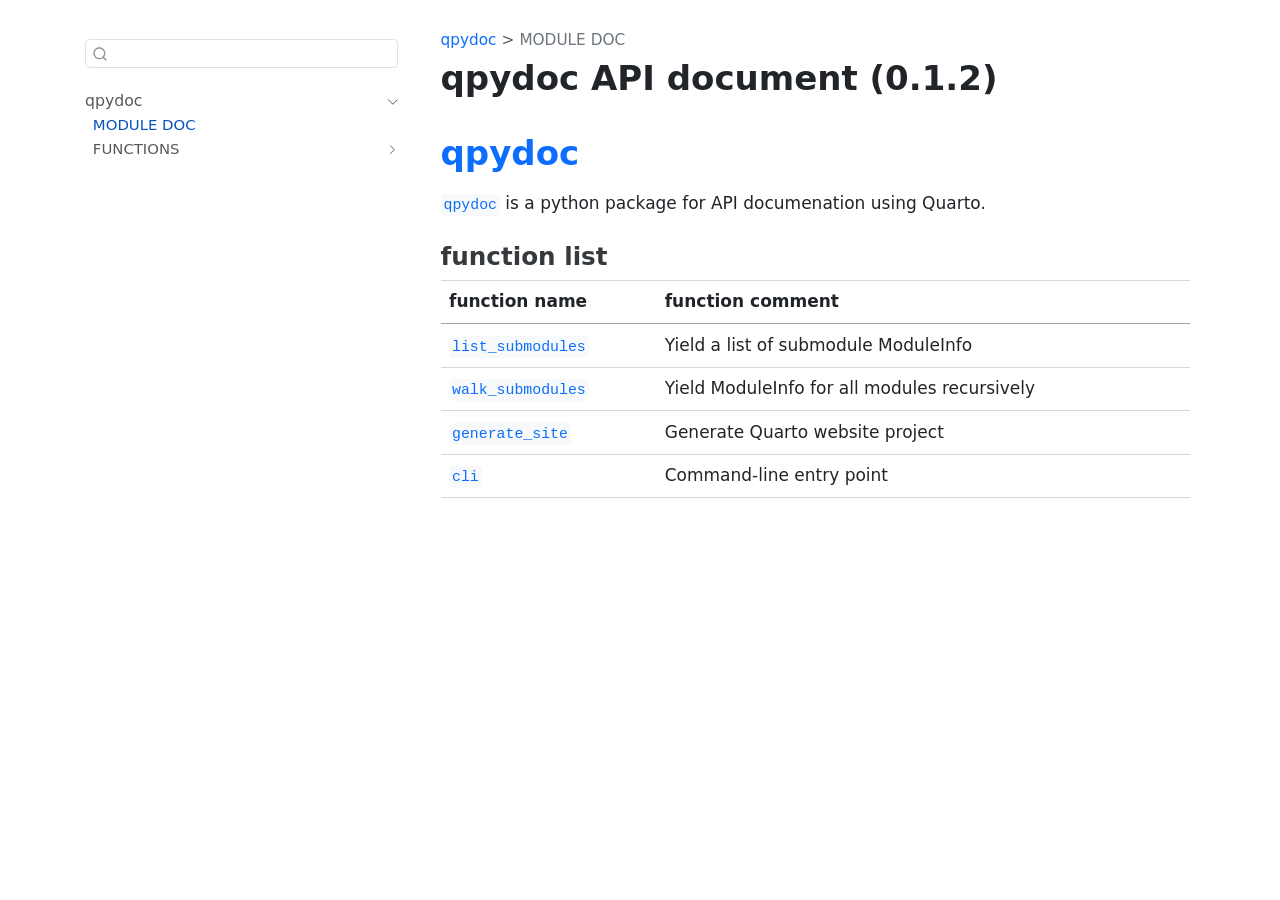
<file: index.html>
<!DOCTYPE html>
<html xmlns="http://www.w3.org/1999/xhtml" lang="en" xml:lang="en"><head>

<meta charset="utf-8">
<meta name="generator" content="quarto-1.5.14">

<meta name="viewport" content="width=device-width, initial-scale=1.0, user-scalable=yes">


<title>qpydoc API document (0.1.2)</title>
<style>
code{white-space: pre-wrap;}
span.smallcaps{font-variant: small-caps;}
div.columns{display: flex; gap: min(4vw, 1.5em);}
div.column{flex: auto; overflow-x: auto;}
div.hanging-indent{margin-left: 1.5em; text-indent: -1.5em;}
ul.task-list{list-style: none;}
ul.task-list li input[type="checkbox"] {
  width: 0.8em;
  margin: 0 0.8em 0.2em -1em; /* quarto-specific, see https://github.com/quarto-dev/quarto-cli/issues/4556 */ 
  vertical-align: middle;
}
</style>


<script src="site_libs/quarto-nav/quarto-nav.js"></script>
<script src="site_libs/quarto-nav/headroom.min.js"></script>
<script src="site_libs/clipboard/clipboard.min.js"></script>
<script src="site_libs/quarto-search/autocomplete.umd.js"></script>
<script src="site_libs/quarto-search/fuse.min.js"></script>
<script src="site_libs/quarto-search/quarto-search.js"></script>
<meta name="quarto:offset" content="./">
<link href="./favicon.ico" rel="icon">
<script src="site_libs/quarto-html/quarto.js"></script>
<script src="site_libs/quarto-html/popper.min.js"></script>
<script src="site_libs/quarto-html/tippy.umd.min.js"></script>
<script src="site_libs/quarto-html/anchor.min.js"></script>
<link href="site_libs/quarto-html/tippy.css" rel="stylesheet">
<link href="site_libs/quarto-html/quarto-syntax-highlighting.css" rel="stylesheet" id="quarto-text-highlighting-styles">
<script src="site_libs/bootstrap/bootstrap.min.js"></script>
<link href="site_libs/bootstrap/bootstrap-icons.css" rel="stylesheet">
<link href="site_libs/bootstrap/bootstrap.min.css" rel="stylesheet" id="quarto-bootstrap" data-mode="light">
<script id="quarto-search-options" type="application/json">{
  "location": "sidebar",
  "copy-button": false,
  "collapse-after": 3,
  "panel-placement": "start",
  "type": "textbox",
  "limit": 50,
  "keyboard-shortcut": [
    "f",
    "/",
    "s"
  ],
  "show-item-context": false,
  "language": {
    "search-no-results-text": "No results",
    "search-matching-documents-text": "matching documents",
    "search-copy-link-title": "Copy link to search",
    "search-hide-matches-text": "Hide additional matches",
    "search-more-match-text": "more match in this document",
    "search-more-matches-text": "more matches in this document",
    "search-clear-button-title": "Clear",
    "search-text-placeholder": "",
    "search-detached-cancel-button-title": "Cancel",
    "search-submit-button-title": "Submit",
    "search-label": "Search"
  }
}</script>
<style>
    main.content h1 {
        word-wrap: break-word;
    }

    a {
        text-decoration: none;
    }

    main.content section div.cell-output table thead tr th {
    text-align: center;
    }

    main.content section div.cell-output table tbody tr td {
    text-align: right;
    }
</style>


</head>

<body class="nav-sidebar floating fullcontent">

<div id="quarto-search-results"></div>
  <header id="quarto-header" class="headroom fixed-top">
  <nav class="quarto-secondary-nav">
    <div class="container-fluid d-flex">
      <button type="button" class="quarto-btn-toggle btn" data-bs-toggle="collapse" data-bs-target=".quarto-sidebar-collapse-item" aria-controls="quarto-sidebar" aria-expanded="false" aria-label="Toggle sidebar navigation" onclick="if (window.quartoToggleHeadroom) { window.quartoToggleHeadroom(); }">
        <i class="bi bi-layout-text-sidebar-reverse"></i>
      </button>
        <nav class="quarto-page-breadcrumbs" aria-label="breadcrumb"><ol class="breadcrumb"><li class="breadcrumb-item"><a href="./index.html">qpydoc</a></li><li class="breadcrumb-item"><a href="./index.html">MODULE DOC</a></li></ol></nav>
        <a class="flex-grow-1" role="button" data-bs-toggle="collapse" data-bs-target=".quarto-sidebar-collapse-item" aria-controls="quarto-sidebar" aria-expanded="false" aria-label="Toggle sidebar navigation" onclick="if (window.quartoToggleHeadroom) { window.quartoToggleHeadroom(); }">      
        </a>
      <button type="button" class="btn quarto-search-button" aria-label="" onclick="window.quartoOpenSearch();">
        <i class="bi bi-search"></i>
      </button>
    </div>
  </nav>
</header>
<!-- content -->
<div id="quarto-content" class="quarto-container page-columns page-rows-contents page-layout-article">
<!-- sidebar -->
  <nav id="quarto-sidebar" class="sidebar collapse collapse-horizontal quarto-sidebar-collapse-item sidebar-navigation floating overflow-auto">
        <div class="mt-2 flex-shrink-0 align-items-center">
        <div class="sidebar-search">
        <div id="quarto-search" class="" title="Search"></div>
        </div>
        </div>
    <div class="sidebar-menu-container"> 
    <ul class="list-unstyled mt-1">
        <li class="sidebar-item sidebar-item-section">
      <div class="sidebar-item-container"> 
            <a class="sidebar-item-text sidebar-link text-start" data-bs-toggle="collapse" data-bs-target="#quarto-sidebar-section-1" aria-expanded="true">
 <span class="menu-text">qpydoc</span></a>
          <a class="sidebar-item-toggle text-start" data-bs-toggle="collapse" data-bs-target="#quarto-sidebar-section-1" aria-expanded="true" aria-label="Toggle section">
            <i class="bi bi-chevron-right ms-2"></i>
          </a> 
      </div>
      <ul id="quarto-sidebar-section-1" class="collapse list-unstyled sidebar-section depth1 show">  
          <li class="sidebar-item">
  <div class="sidebar-item-container"> 
  <a href="./index.html" class="sidebar-item-text sidebar-link active">
 <span class="menu-text">MODULE DOC</span></a>
  </div>
</li>
          <li class="sidebar-item sidebar-item-section">
      <div class="sidebar-item-container"> 
            <a class="sidebar-item-text sidebar-link text-start collapsed" data-bs-toggle="collapse" data-bs-target="#quarto-sidebar-section-2" aria-expanded="false">
 <span class="menu-text">FUNCTIONS</span></a>
          <a class="sidebar-item-toggle text-start collapsed" data-bs-toggle="collapse" data-bs-target="#quarto-sidebar-section-2" aria-expanded="false" aria-label="Toggle section">
            <i class="bi bi-chevron-right ms-2"></i>
          </a> 
      </div>
      <ul id="quarto-sidebar-section-2" class="collapse list-unstyled sidebar-section depth2 ">  
          <li class="sidebar-item">
  <div class="sidebar-item-container"> 
  <a href="./list_submodules.html" class="sidebar-item-text sidebar-link">
 <span class="menu-text">list_submodules</span></a>
  </div>
</li>
          <li class="sidebar-item">
  <div class="sidebar-item-container"> 
  <a href="./walk_submodules.html" class="sidebar-item-text sidebar-link">
 <span class="menu-text">walk_submodules</span></a>
  </div>
</li>
          <li class="sidebar-item">
  <div class="sidebar-item-container"> 
  <a href="./generate_site.html" class="sidebar-item-text sidebar-link">
 <span class="menu-text">generate_site</span></a>
  </div>
</li>
          <li class="sidebar-item">
  <div class="sidebar-item-container"> 
  <a href="./cli.html" class="sidebar-item-text sidebar-link">
 <span class="menu-text">cli</span></a>
  </div>
</li>
      </ul>
  </li>
      </ul>
  </li>
    </ul>
    </div>
</nav>
<div id="quarto-sidebar-glass" class="quarto-sidebar-collapse-item" data-bs-toggle="collapse" data-bs-target=".quarto-sidebar-collapse-item"></div>
<!-- margin-sidebar -->
    
<!-- main -->
<main class="content" id="quarto-document-content">

<header id="title-block-header" class="quarto-title-block default"><nav class="quarto-page-breadcrumbs quarto-title-breadcrumbs d-none d-lg-block" aria-label="breadcrumb"><ol class="breadcrumb"><li class="breadcrumb-item"><a href="./index.html">qpydoc</a></li><li class="breadcrumb-item"><a href="./index.html">MODULE DOC</a></li></ol></nav>
<div class="quarto-title">
<h1 class="title">qpydoc API document (0.1.2)</h1>
</div>



<div class="quarto-title-meta">

    
  
    
  </div>
  


</header>


<section id="qpydoc" class="level1">
<h1><a href="./index.html">qpydoc</a></h1>
<p><a href="./index.html"><code>qpydoc</code></a> is a python package for API documenation using Quarto.</p>
<section id="function-list" class="level3">
<h3 class="anchored" data-anchor-id="function-list">function list</h3>
<table class="table">
<thead>
<tr class="header">
<th style="text-align: left;">function name</th>
<th style="text-align: left;">function comment</th>
</tr>
</thead>
<tbody>
<tr class="odd">
<td style="text-align: left;"><a href="./list_submodules.html"><code>list_submodules</code></a></td>
<td style="text-align: left;">Yield a list of submodule ModuleInfo</td>
</tr>
<tr class="even">
<td style="text-align: left;"><a href="./walk_submodules.html"><code>walk_submodules</code></a></td>
<td style="text-align: left;">Yield ModuleInfo for all modules recursively</td>
</tr>
<tr class="odd">
<td style="text-align: left;"><a href="./generate_site.html"><code>generate_site</code></a></td>
<td style="text-align: left;">Generate Quarto website project</td>
</tr>
<tr class="even">
<td style="text-align: left;"><a href="./cli.html"><code>cli</code></a></td>
<td style="text-align: left;">Command-line entry point</td>
</tr>
</tbody>
</table>


</section>
</section>

</main> <!-- /main -->
<script id="quarto-html-after-body" type="application/javascript">
window.document.addEventListener("DOMContentLoaded", function (event) {
  const toggleBodyColorMode = (bsSheetEl) => {
    const mode = bsSheetEl.getAttribute("data-mode");
    const bodyEl = window.document.querySelector("body");
    if (mode === "dark") {
      bodyEl.classList.add("quarto-dark");
      bodyEl.classList.remove("quarto-light");
    } else {
      bodyEl.classList.add("quarto-light");
      bodyEl.classList.remove("quarto-dark");
    }
  }
  const toggleBodyColorPrimary = () => {
    const bsSheetEl = window.document.querySelector("link#quarto-bootstrap");
    if (bsSheetEl) {
      toggleBodyColorMode(bsSheetEl);
    }
  }
  toggleBodyColorPrimary();  
  const icon = "";
  const anchorJS = new window.AnchorJS();
  anchorJS.options = {
    placement: 'right',
    icon: icon
  };
  anchorJS.add('.anchored');
  const isCodeAnnotation = (el) => {
    for (const clz of el.classList) {
      if (clz.startsWith('code-annotation-')) {                     
        return true;
      }
    }
    return false;
  }
  const clipboard = new window.ClipboardJS('.code-copy-button', {
    text: function(trigger) {
      const codeEl = trigger.previousElementSibling.cloneNode(true);
      for (const childEl of codeEl.children) {
        if (isCodeAnnotation(childEl)) {
          childEl.remove();
        }
      }
      return codeEl.innerText;
    }
  });
  clipboard.on('success', function(e) {
    // button target
    const button = e.trigger;
    // don't keep focus
    button.blur();
    // flash "checked"
    button.classList.add('code-copy-button-checked');
    var currentTitle = button.getAttribute("title");
    button.setAttribute("title", "Copied!");
    let tooltip;
    if (window.bootstrap) {
      button.setAttribute("data-bs-toggle", "tooltip");
      button.setAttribute("data-bs-placement", "left");
      button.setAttribute("data-bs-title", "Copied!");
      tooltip = new bootstrap.Tooltip(button, 
        { trigger: "manual", 
          customClass: "code-copy-button-tooltip",
          offset: [0, -8]});
      tooltip.show();    
    }
    setTimeout(function() {
      if (tooltip) {
        tooltip.hide();
        button.removeAttribute("data-bs-title");
        button.removeAttribute("data-bs-toggle");
        button.removeAttribute("data-bs-placement");
      }
      button.setAttribute("title", currentTitle);
      button.classList.remove('code-copy-button-checked');
    }, 1000);
    // clear code selection
    e.clearSelection();
  });
  function tippyHover(el, contentFn, onTriggerFn, onUntriggerFn) {
    const config = {
      allowHTML: true,
      maxWidth: 500,
      delay: 100,
      arrow: false,
      appendTo: function(el) {
          return el.parentElement;
      },
      interactive: true,
      interactiveBorder: 10,
      theme: 'quarto',
      placement: 'bottom-start',
    };
    if (contentFn) {
      config.content = contentFn;
    }
    if (onTriggerFn) {
      config.onTrigger = onTriggerFn;
    }
    if (onUntriggerFn) {
      config.onUntrigger = onUntriggerFn;
    }
    window.tippy(el, config); 
  }
  const noterefs = window.document.querySelectorAll('a[role="doc-noteref"]');
  for (var i=0; i<noterefs.length; i++) {
    const ref = noterefs[i];
    tippyHover(ref, function() {
      // use id or data attribute instead here
      let href = ref.getAttribute('data-footnote-href') || ref.getAttribute('href');
      try { href = new URL(href).hash; } catch {}
      const id = href.replace(/^#\/?/, "");
      const note = window.document.getElementById(id);
      return note.innerHTML;
    });
  }
  const xrefs = window.document.querySelectorAll('a.quarto-xref');
  const processXRef = (id, note) => {
    // Strip column container classes
    const stripColumnClz = (el) => {
      el.classList.remove("page-full", "page-columns");
      if (el.children) {
        for (const child of el.children) {
          stripColumnClz(child);
        }
      }
    }
    stripColumnClz(note)
    if (id === null || id.startsWith('sec-')) {
      // Special case sections, only their first couple elements
      const container = document.createElement("div");
      if (note.children && note.children.length > 2) {
        container.appendChild(note.children[0].cloneNode(true));
        for (let i = 1; i < note.children.length; i++) {
          const child = note.children[i];
          if (child.tagName === "P" && child.innerText === "") {
            continue;
          } else {
            container.appendChild(child.cloneNode(true));
            break;
          }
        }
        if (window.Quarto?.typesetMath) {
          window.Quarto.typesetMath(container);
        }
        return container.innerHTML
      } else {
        if (window.Quarto?.typesetMath) {
          window.Quarto.typesetMath(note);
        }
        return note.innerHTML;
      }
    } else {
      // Remove any anchor links if they are present
      const anchorLink = note.querySelector('a.anchorjs-link');
      if (anchorLink) {
        anchorLink.remove();
      }
      if (window.Quarto?.typesetMath) {
        window.Quarto.typesetMath(note);
      }
      // TODO in 1.5, we should make sure this works without a callout special case
      if (note.classList.contains("callout")) {
        return note.outerHTML;
      } else {
        return note.innerHTML;
      }
    }
  }
  for (var i=0; i<xrefs.length; i++) {
    const xref = xrefs[i];
    tippyHover(xref, undefined, function(instance) {
      instance.disable();
      let url = xref.getAttribute('href');
      let hash = undefined; 
      if (url.startsWith('#')) {
        hash = url;
      } else {
        try { hash = new URL(url).hash; } catch {}
      }
      if (hash) {
        const id = hash.replace(/^#\/?/, "");
        const note = window.document.getElementById(id);
        if (note !== null) {
          try {
            const html = processXRef(id, note.cloneNode(true));
            instance.setContent(html);
          } finally {
            instance.enable();
            instance.show();
          }
        } else {
          // See if we can fetch this
          fetch(url.split('#')[0])
          .then(res => res.text())
          .then(html => {
            const parser = new DOMParser();
            const htmlDoc = parser.parseFromString(html, "text/html");
            const note = htmlDoc.getElementById(id);
            if (note !== null) {
              const html = processXRef(id, note);
              instance.setContent(html);
            } 
          }).finally(() => {
            instance.enable();
            instance.show();
          });
        }
      } else {
        // See if we can fetch a full url (with no hash to target)
        // This is a special case and we should probably do some content thinning / targeting
        fetch(url)
        .then(res => res.text())
        .then(html => {
          const parser = new DOMParser();
          const htmlDoc = parser.parseFromString(html, "text/html");
          const note = htmlDoc.querySelector('main.content');
          if (note !== null) {
            // This should only happen for chapter cross references
            // (since there is no id in the URL)
            // remove the first header
            if (note.children.length > 0 && note.children[0].tagName === "HEADER") {
              note.children[0].remove();
            }
            const html = processXRef(null, note);
            instance.setContent(html);
          } 
        }).finally(() => {
          instance.enable();
          instance.show();
        });
      }
    }, function(instance) {
    });
  }
      let selectedAnnoteEl;
      const selectorForAnnotation = ( cell, annotation) => {
        let cellAttr = 'data-code-cell="' + cell + '"';
        let lineAttr = 'data-code-annotation="' +  annotation + '"';
        const selector = 'span[' + cellAttr + '][' + lineAttr + ']';
        return selector;
      }
      const selectCodeLines = (annoteEl) => {
        const doc = window.document;
        const targetCell = annoteEl.getAttribute("data-target-cell");
        const targetAnnotation = annoteEl.getAttribute("data-target-annotation");
        const annoteSpan = window.document.querySelector(selectorForAnnotation(targetCell, targetAnnotation));
        const lines = annoteSpan.getAttribute("data-code-lines").split(",");
        const lineIds = lines.map((line) => {
          return targetCell + "-" + line;
        })
        let top = null;
        let height = null;
        let parent = null;
        if (lineIds.length > 0) {
            //compute the position of the single el (top and bottom and make a div)
            const el = window.document.getElementById(lineIds[0]);
            top = el.offsetTop;
            height = el.offsetHeight;
            parent = el.parentElement.parentElement;
          if (lineIds.length > 1) {
            const lastEl = window.document.getElementById(lineIds[lineIds.length - 1]);
            const bottom = lastEl.offsetTop + lastEl.offsetHeight;
            height = bottom - top;
          }
          if (top !== null && height !== null && parent !== null) {
            // cook up a div (if necessary) and position it 
            let div = window.document.getElementById("code-annotation-line-highlight");
            if (div === null) {
              div = window.document.createElement("div");
              div.setAttribute("id", "code-annotation-line-highlight");
              div.style.position = 'absolute';
              parent.appendChild(div);
            }
            div.style.top = top - 2 + "px";
            div.style.height = height + 4 + "px";
            div.style.left = 0;
            let gutterDiv = window.document.getElementById("code-annotation-line-highlight-gutter");
            if (gutterDiv === null) {
              gutterDiv = window.document.createElement("div");
              gutterDiv.setAttribute("id", "code-annotation-line-highlight-gutter");
              gutterDiv.style.position = 'absolute';
              const codeCell = window.document.getElementById(targetCell);
              const gutter = codeCell.querySelector('.code-annotation-gutter');
              gutter.appendChild(gutterDiv);
            }
            gutterDiv.style.top = top - 2 + "px";
            gutterDiv.style.height = height + 4 + "px";
          }
          selectedAnnoteEl = annoteEl;
        }
      };
      const unselectCodeLines = () => {
        const elementsIds = ["code-annotation-line-highlight", "code-annotation-line-highlight-gutter"];
        elementsIds.forEach((elId) => {
          const div = window.document.getElementById(elId);
          if (div) {
            div.remove();
          }
        });
        selectedAnnoteEl = undefined;
      };
        // Handle positioning of the toggle
    window.addEventListener(
      "resize",
      throttle(() => {
        elRect = undefined;
        if (selectedAnnoteEl) {
          selectCodeLines(selectedAnnoteEl);
        }
      }, 10)
    );
    function throttle(fn, ms) {
    let throttle = false;
    let timer;
      return (...args) => {
        if(!throttle) { // first call gets through
            fn.apply(this, args);
            throttle = true;
        } else { // all the others get throttled
            if(timer) clearTimeout(timer); // cancel #2
            timer = setTimeout(() => {
              fn.apply(this, args);
              timer = throttle = false;
            }, ms);
        }
      };
    }
      // Attach click handler to the DT
      const annoteDls = window.document.querySelectorAll('dt[data-target-cell]');
      for (const annoteDlNode of annoteDls) {
        annoteDlNode.addEventListener('click', (event) => {
          const clickedEl = event.target;
          if (clickedEl !== selectedAnnoteEl) {
            unselectCodeLines();
            const activeEl = window.document.querySelector('dt[data-target-cell].code-annotation-active');
            if (activeEl) {
              activeEl.classList.remove('code-annotation-active');
            }
            selectCodeLines(clickedEl);
            clickedEl.classList.add('code-annotation-active');
          } else {
            // Unselect the line
            unselectCodeLines();
            clickedEl.classList.remove('code-annotation-active');
          }
        });
      }
  const findCites = (el) => {
    const parentEl = el.parentElement;
    if (parentEl) {
      const cites = parentEl.dataset.cites;
      if (cites) {
        return {
          el,
          cites: cites.split(' ')
        };
      } else {
        return findCites(el.parentElement)
      }
    } else {
      return undefined;
    }
  };
  var bibliorefs = window.document.querySelectorAll('a[role="doc-biblioref"]');
  for (var i=0; i<bibliorefs.length; i++) {
    const ref = bibliorefs[i];
    const citeInfo = findCites(ref);
    if (citeInfo) {
      tippyHover(citeInfo.el, function() {
        var popup = window.document.createElement('div');
        citeInfo.cites.forEach(function(cite) {
          var citeDiv = window.document.createElement('div');
          citeDiv.classList.add('hanging-indent');
          citeDiv.classList.add('csl-entry');
          var biblioDiv = window.document.getElementById('ref-' + cite);
          if (biblioDiv) {
            citeDiv.innerHTML = biblioDiv.innerHTML;
          }
          popup.appendChild(citeDiv);
        });
        return popup.innerHTML;
      });
    }
  }
});
</script>
</div> <!-- /content -->




</body></html>
</file>
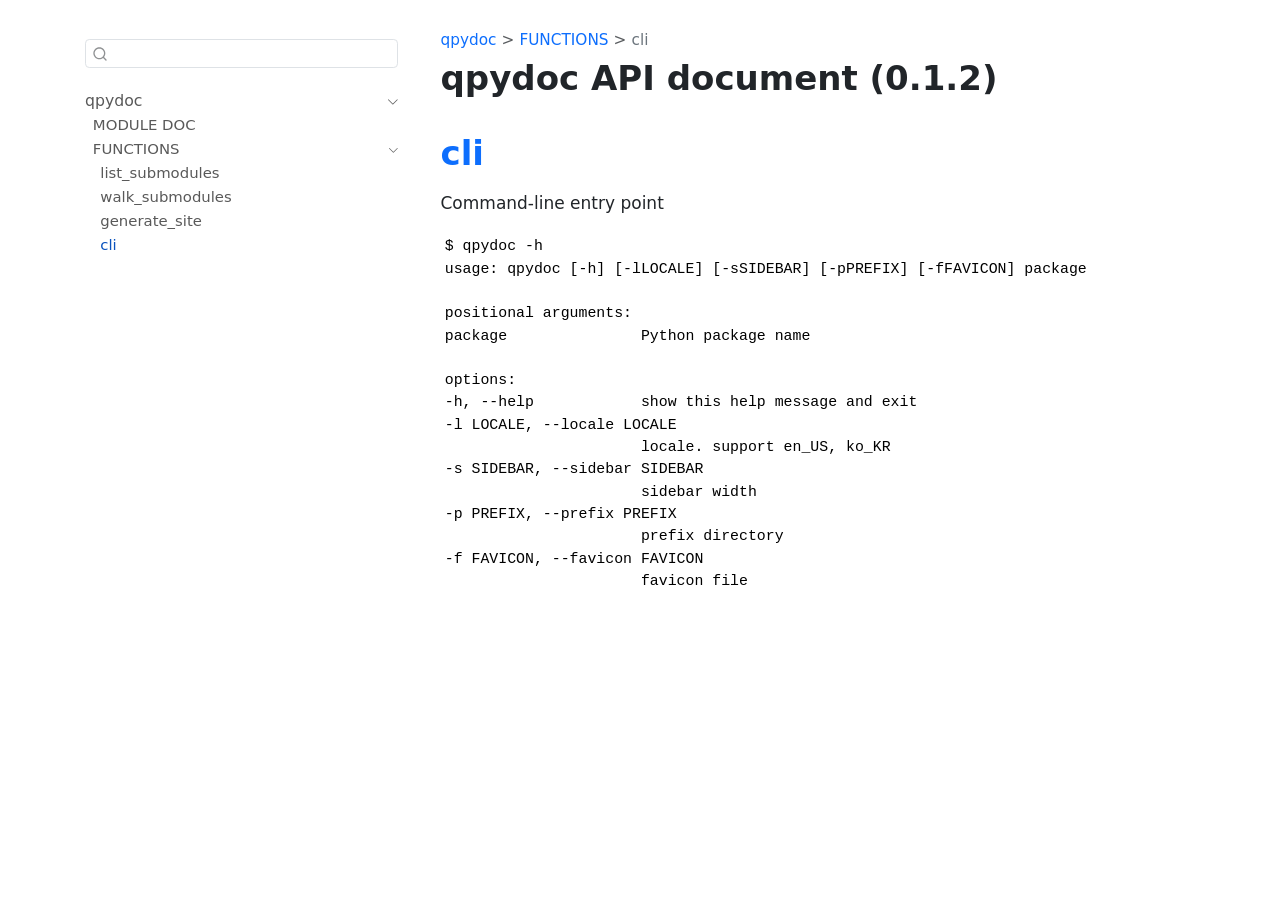
<file: cli.html>
<!DOCTYPE html>
<html xmlns="http://www.w3.org/1999/xhtml" lang="en" xml:lang="en"><head>

<meta charset="utf-8">
<meta name="generator" content="quarto-1.5.14">

<meta name="viewport" content="width=device-width, initial-scale=1.0, user-scalable=yes">


<title>qpydoc API document (0.1.2)</title>
<style>
code{white-space: pre-wrap;}
span.smallcaps{font-variant: small-caps;}
div.columns{display: flex; gap: min(4vw, 1.5em);}
div.column{flex: auto; overflow-x: auto;}
div.hanging-indent{margin-left: 1.5em; text-indent: -1.5em;}
ul.task-list{list-style: none;}
ul.task-list li input[type="checkbox"] {
  width: 0.8em;
  margin: 0 0.8em 0.2em -1em; /* quarto-specific, see https://github.com/quarto-dev/quarto-cli/issues/4556 */ 
  vertical-align: middle;
}
</style>


<script src="site_libs/quarto-nav/quarto-nav.js"></script>
<script src="site_libs/quarto-nav/headroom.min.js"></script>
<script src="site_libs/clipboard/clipboard.min.js"></script>
<script src="site_libs/quarto-search/autocomplete.umd.js"></script>
<script src="site_libs/quarto-search/fuse.min.js"></script>
<script src="site_libs/quarto-search/quarto-search.js"></script>
<meta name="quarto:offset" content="./">
<link href="./favicon.ico" rel="icon">
<script src="site_libs/quarto-html/quarto.js"></script>
<script src="site_libs/quarto-html/popper.min.js"></script>
<script src="site_libs/quarto-html/tippy.umd.min.js"></script>
<script src="site_libs/quarto-html/anchor.min.js"></script>
<link href="site_libs/quarto-html/tippy.css" rel="stylesheet">
<link href="site_libs/quarto-html/quarto-syntax-highlighting.css" rel="stylesheet" id="quarto-text-highlighting-styles">
<script src="site_libs/bootstrap/bootstrap.min.js"></script>
<link href="site_libs/bootstrap/bootstrap-icons.css" rel="stylesheet">
<link href="site_libs/bootstrap/bootstrap.min.css" rel="stylesheet" id="quarto-bootstrap" data-mode="light">
<script id="quarto-search-options" type="application/json">{
  "location": "sidebar",
  "copy-button": false,
  "collapse-after": 3,
  "panel-placement": "start",
  "type": "textbox",
  "limit": 50,
  "keyboard-shortcut": [
    "f",
    "/",
    "s"
  ],
  "show-item-context": false,
  "language": {
    "search-no-results-text": "No results",
    "search-matching-documents-text": "matching documents",
    "search-copy-link-title": "Copy link to search",
    "search-hide-matches-text": "Hide additional matches",
    "search-more-match-text": "more match in this document",
    "search-more-matches-text": "more matches in this document",
    "search-clear-button-title": "Clear",
    "search-text-placeholder": "",
    "search-detached-cancel-button-title": "Cancel",
    "search-submit-button-title": "Submit",
    "search-label": "Search"
  }
}</script>
<style>
    main.content h1 {
        word-wrap: break-word;
    }

    a {
        text-decoration: none;
    }

    main.content section div.cell-output table thead tr th {
    text-align: center;
    }

    main.content section div.cell-output table tbody tr td {
    text-align: right;
    }
</style>


</head>

<body class="nav-sidebar floating fullcontent">

<div id="quarto-search-results"></div>
  <header id="quarto-header" class="headroom fixed-top">
  <nav class="quarto-secondary-nav">
    <div class="container-fluid d-flex">
      <button type="button" class="quarto-btn-toggle btn" data-bs-toggle="collapse" data-bs-target=".quarto-sidebar-collapse-item" aria-controls="quarto-sidebar" aria-expanded="false" aria-label="Toggle sidebar navigation" onclick="if (window.quartoToggleHeadroom) { window.quartoToggleHeadroom(); }">
        <i class="bi bi-layout-text-sidebar-reverse"></i>
      </button>
        <nav class="quarto-page-breadcrumbs" aria-label="breadcrumb"><ol class="breadcrumb"><li class="breadcrumb-item"><a href="./index.html">qpydoc</a></li><li class="breadcrumb-item"><a href="./list_submodules.html">FUNCTIONS</a></li><li class="breadcrumb-item"><a href="./cli.html">cli</a></li></ol></nav>
        <a class="flex-grow-1" role="button" data-bs-toggle="collapse" data-bs-target=".quarto-sidebar-collapse-item" aria-controls="quarto-sidebar" aria-expanded="false" aria-label="Toggle sidebar navigation" onclick="if (window.quartoToggleHeadroom) { window.quartoToggleHeadroom(); }">      
        </a>
      <button type="button" class="btn quarto-search-button" aria-label="" onclick="window.quartoOpenSearch();">
        <i class="bi bi-search"></i>
      </button>
    </div>
  </nav>
</header>
<!-- content -->
<div id="quarto-content" class="quarto-container page-columns page-rows-contents page-layout-article">
<!-- sidebar -->
  <nav id="quarto-sidebar" class="sidebar collapse collapse-horizontal quarto-sidebar-collapse-item sidebar-navigation floating overflow-auto">
        <div class="mt-2 flex-shrink-0 align-items-center">
        <div class="sidebar-search">
        <div id="quarto-search" class="" title="Search"></div>
        </div>
        </div>
    <div class="sidebar-menu-container"> 
    <ul class="list-unstyled mt-1">
        <li class="sidebar-item sidebar-item-section">
      <div class="sidebar-item-container"> 
            <a class="sidebar-item-text sidebar-link text-start" data-bs-toggle="collapse" data-bs-target="#quarto-sidebar-section-1" aria-expanded="true">
 <span class="menu-text">qpydoc</span></a>
          <a class="sidebar-item-toggle text-start" data-bs-toggle="collapse" data-bs-target="#quarto-sidebar-section-1" aria-expanded="true" aria-label="Toggle section">
            <i class="bi bi-chevron-right ms-2"></i>
          </a> 
      </div>
      <ul id="quarto-sidebar-section-1" class="collapse list-unstyled sidebar-section depth1 show">  
          <li class="sidebar-item">
  <div class="sidebar-item-container"> 
  <a href="./index.html" class="sidebar-item-text sidebar-link">
 <span class="menu-text">MODULE DOC</span></a>
  </div>
</li>
          <li class="sidebar-item sidebar-item-section">
      <div class="sidebar-item-container"> 
            <a class="sidebar-item-text sidebar-link text-start" data-bs-toggle="collapse" data-bs-target="#quarto-sidebar-section-2" aria-expanded="true">
 <span class="menu-text">FUNCTIONS</span></a>
          <a class="sidebar-item-toggle text-start" data-bs-toggle="collapse" data-bs-target="#quarto-sidebar-section-2" aria-expanded="true" aria-label="Toggle section">
            <i class="bi bi-chevron-right ms-2"></i>
          </a> 
      </div>
      <ul id="quarto-sidebar-section-2" class="collapse list-unstyled sidebar-section depth2 show">  
          <li class="sidebar-item">
  <div class="sidebar-item-container"> 
  <a href="./list_submodules.html" class="sidebar-item-text sidebar-link">
 <span class="menu-text">list_submodules</span></a>
  </div>
</li>
          <li class="sidebar-item">
  <div class="sidebar-item-container"> 
  <a href="./walk_submodules.html" class="sidebar-item-text sidebar-link">
 <span class="menu-text">walk_submodules</span></a>
  </div>
</li>
          <li class="sidebar-item">
  <div class="sidebar-item-container"> 
  <a href="./generate_site.html" class="sidebar-item-text sidebar-link">
 <span class="menu-text">generate_site</span></a>
  </div>
</li>
          <li class="sidebar-item">
  <div class="sidebar-item-container"> 
  <a href="./cli.html" class="sidebar-item-text sidebar-link active">
 <span class="menu-text">cli</span></a>
  </div>
</li>
      </ul>
  </li>
      </ul>
  </li>
    </ul>
    </div>
</nav>
<div id="quarto-sidebar-glass" class="quarto-sidebar-collapse-item" data-bs-toggle="collapse" data-bs-target=".quarto-sidebar-collapse-item"></div>
<!-- margin-sidebar -->
    
<!-- main -->
<main class="content" id="quarto-document-content">

<header id="title-block-header" class="quarto-title-block default"><nav class="quarto-page-breadcrumbs quarto-title-breadcrumbs d-none d-lg-block" aria-label="breadcrumb"><ol class="breadcrumb"><li class="breadcrumb-item"><a href="./index.html">qpydoc</a></li><li class="breadcrumb-item"><a href="./list_submodules.html">FUNCTIONS</a></li><li class="breadcrumb-item"><a href="./cli.html">cli</a></li></ol></nav>
<div class="quarto-title">
<h1 class="title">qpydoc API document (0.1.2)</h1>
</div>



<div class="quarto-title-meta">

    
  
    
  </div>
  


</header>


<section id="cli" class="level1">
<h1><a href="./cli.html">cli</a></h1>
<p>Command-line entry point</p>
<pre><code>$ qpydoc -h
usage: qpydoc [-h] [-lLOCALE] [-sSIDEBAR] [-pPREFIX] [-fFAVICON] package

positional arguments:
package               Python package name

options:
-h, --help            show this help message and exit
-l LOCALE, --locale LOCALE
                      locale. support en_US, ko_KR
-s SIDEBAR, --sidebar SIDEBAR
                      sidebar width
-p PREFIX, --prefix PREFIX
                      prefix directory
-f FAVICON, --favicon FAVICON
                      favicon file</code></pre>


</section>

</main> <!-- /main -->
<script id="quarto-html-after-body" type="application/javascript">
window.document.addEventListener("DOMContentLoaded", function (event) {
  const toggleBodyColorMode = (bsSheetEl) => {
    const mode = bsSheetEl.getAttribute("data-mode");
    const bodyEl = window.document.querySelector("body");
    if (mode === "dark") {
      bodyEl.classList.add("quarto-dark");
      bodyEl.classList.remove("quarto-light");
    } else {
      bodyEl.classList.add("quarto-light");
      bodyEl.classList.remove("quarto-dark");
    }
  }
  const toggleBodyColorPrimary = () => {
    const bsSheetEl = window.document.querySelector("link#quarto-bootstrap");
    if (bsSheetEl) {
      toggleBodyColorMode(bsSheetEl);
    }
  }
  toggleBodyColorPrimary();  
  const icon = "";
  const anchorJS = new window.AnchorJS();
  anchorJS.options = {
    placement: 'right',
    icon: icon
  };
  anchorJS.add('.anchored');
  const isCodeAnnotation = (el) => {
    for (const clz of el.classList) {
      if (clz.startsWith('code-annotation-')) {                     
        return true;
      }
    }
    return false;
  }
  const clipboard = new window.ClipboardJS('.code-copy-button', {
    text: function(trigger) {
      const codeEl = trigger.previousElementSibling.cloneNode(true);
      for (const childEl of codeEl.children) {
        if (isCodeAnnotation(childEl)) {
          childEl.remove();
        }
      }
      return codeEl.innerText;
    }
  });
  clipboard.on('success', function(e) {
    // button target
    const button = e.trigger;
    // don't keep focus
    button.blur();
    // flash "checked"
    button.classList.add('code-copy-button-checked');
    var currentTitle = button.getAttribute("title");
    button.setAttribute("title", "Copied!");
    let tooltip;
    if (window.bootstrap) {
      button.setAttribute("data-bs-toggle", "tooltip");
      button.setAttribute("data-bs-placement", "left");
      button.setAttribute("data-bs-title", "Copied!");
      tooltip = new bootstrap.Tooltip(button, 
        { trigger: "manual", 
          customClass: "code-copy-button-tooltip",
          offset: [0, -8]});
      tooltip.show();    
    }
    setTimeout(function() {
      if (tooltip) {
        tooltip.hide();
        button.removeAttribute("data-bs-title");
        button.removeAttribute("data-bs-toggle");
        button.removeAttribute("data-bs-placement");
      }
      button.setAttribute("title", currentTitle);
      button.classList.remove('code-copy-button-checked');
    }, 1000);
    // clear code selection
    e.clearSelection();
  });
  function tippyHover(el, contentFn, onTriggerFn, onUntriggerFn) {
    const config = {
      allowHTML: true,
      maxWidth: 500,
      delay: 100,
      arrow: false,
      appendTo: function(el) {
          return el.parentElement;
      },
      interactive: true,
      interactiveBorder: 10,
      theme: 'quarto',
      placement: 'bottom-start',
    };
    if (contentFn) {
      config.content = contentFn;
    }
    if (onTriggerFn) {
      config.onTrigger = onTriggerFn;
    }
    if (onUntriggerFn) {
      config.onUntrigger = onUntriggerFn;
    }
    window.tippy(el, config); 
  }
  const noterefs = window.document.querySelectorAll('a[role="doc-noteref"]');
  for (var i=0; i<noterefs.length; i++) {
    const ref = noterefs[i];
    tippyHover(ref, function() {
      // use id or data attribute instead here
      let href = ref.getAttribute('data-footnote-href') || ref.getAttribute('href');
      try { href = new URL(href).hash; } catch {}
      const id = href.replace(/^#\/?/, "");
      const note = window.document.getElementById(id);
      return note.innerHTML;
    });
  }
  const xrefs = window.document.querySelectorAll('a.quarto-xref');
  const processXRef = (id, note) => {
    // Strip column container classes
    const stripColumnClz = (el) => {
      el.classList.remove("page-full", "page-columns");
      if (el.children) {
        for (const child of el.children) {
          stripColumnClz(child);
        }
      }
    }
    stripColumnClz(note)
    if (id === null || id.startsWith('sec-')) {
      // Special case sections, only their first couple elements
      const container = document.createElement("div");
      if (note.children && note.children.length > 2) {
        container.appendChild(note.children[0].cloneNode(true));
        for (let i = 1; i < note.children.length; i++) {
          const child = note.children[i];
          if (child.tagName === "P" && child.innerText === "") {
            continue;
          } else {
            container.appendChild(child.cloneNode(true));
            break;
          }
        }
        if (window.Quarto?.typesetMath) {
          window.Quarto.typesetMath(container);
        }
        return container.innerHTML
      } else {
        if (window.Quarto?.typesetMath) {
          window.Quarto.typesetMath(note);
        }
        return note.innerHTML;
      }
    } else {
      // Remove any anchor links if they are present
      const anchorLink = note.querySelector('a.anchorjs-link');
      if (anchorLink) {
        anchorLink.remove();
      }
      if (window.Quarto?.typesetMath) {
        window.Quarto.typesetMath(note);
      }
      // TODO in 1.5, we should make sure this works without a callout special case
      if (note.classList.contains("callout")) {
        return note.outerHTML;
      } else {
        return note.innerHTML;
      }
    }
  }
  for (var i=0; i<xrefs.length; i++) {
    const xref = xrefs[i];
    tippyHover(xref, undefined, function(instance) {
      instance.disable();
      let url = xref.getAttribute('href');
      let hash = undefined; 
      if (url.startsWith('#')) {
        hash = url;
      } else {
        try { hash = new URL(url).hash; } catch {}
      }
      if (hash) {
        const id = hash.replace(/^#\/?/, "");
        const note = window.document.getElementById(id);
        if (note !== null) {
          try {
            const html = processXRef(id, note.cloneNode(true));
            instance.setContent(html);
          } finally {
            instance.enable();
            instance.show();
          }
        } else {
          // See if we can fetch this
          fetch(url.split('#')[0])
          .then(res => res.text())
          .then(html => {
            const parser = new DOMParser();
            const htmlDoc = parser.parseFromString(html, "text/html");
            const note = htmlDoc.getElementById(id);
            if (note !== null) {
              const html = processXRef(id, note);
              instance.setContent(html);
            } 
          }).finally(() => {
            instance.enable();
            instance.show();
          });
        }
      } else {
        // See if we can fetch a full url (with no hash to target)
        // This is a special case and we should probably do some content thinning / targeting
        fetch(url)
        .then(res => res.text())
        .then(html => {
          const parser = new DOMParser();
          const htmlDoc = parser.parseFromString(html, "text/html");
          const note = htmlDoc.querySelector('main.content');
          if (note !== null) {
            // This should only happen for chapter cross references
            // (since there is no id in the URL)
            // remove the first header
            if (note.children.length > 0 && note.children[0].tagName === "HEADER") {
              note.children[0].remove();
            }
            const html = processXRef(null, note);
            instance.setContent(html);
          } 
        }).finally(() => {
          instance.enable();
          instance.show();
        });
      }
    }, function(instance) {
    });
  }
      let selectedAnnoteEl;
      const selectorForAnnotation = ( cell, annotation) => {
        let cellAttr = 'data-code-cell="' + cell + '"';
        let lineAttr = 'data-code-annotation="' +  annotation + '"';
        const selector = 'span[' + cellAttr + '][' + lineAttr + ']';
        return selector;
      }
      const selectCodeLines = (annoteEl) => {
        const doc = window.document;
        const targetCell = annoteEl.getAttribute("data-target-cell");
        const targetAnnotation = annoteEl.getAttribute("data-target-annotation");
        const annoteSpan = window.document.querySelector(selectorForAnnotation(targetCell, targetAnnotation));
        const lines = annoteSpan.getAttribute("data-code-lines").split(",");
        const lineIds = lines.map((line) => {
          return targetCell + "-" + line;
        })
        let top = null;
        let height = null;
        let parent = null;
        if (lineIds.length > 0) {
            //compute the position of the single el (top and bottom and make a div)
            const el = window.document.getElementById(lineIds[0]);
            top = el.offsetTop;
            height = el.offsetHeight;
            parent = el.parentElement.parentElement;
          if (lineIds.length > 1) {
            const lastEl = window.document.getElementById(lineIds[lineIds.length - 1]);
            const bottom = lastEl.offsetTop + lastEl.offsetHeight;
            height = bottom - top;
          }
          if (top !== null && height !== null && parent !== null) {
            // cook up a div (if necessary) and position it 
            let div = window.document.getElementById("code-annotation-line-highlight");
            if (div === null) {
              div = window.document.createElement("div");
              div.setAttribute("id", "code-annotation-line-highlight");
              div.style.position = 'absolute';
              parent.appendChild(div);
            }
            div.style.top = top - 2 + "px";
            div.style.height = height + 4 + "px";
            div.style.left = 0;
            let gutterDiv = window.document.getElementById("code-annotation-line-highlight-gutter");
            if (gutterDiv === null) {
              gutterDiv = window.document.createElement("div");
              gutterDiv.setAttribute("id", "code-annotation-line-highlight-gutter");
              gutterDiv.style.position = 'absolute';
              const codeCell = window.document.getElementById(targetCell);
              const gutter = codeCell.querySelector('.code-annotation-gutter');
              gutter.appendChild(gutterDiv);
            }
            gutterDiv.style.top = top - 2 + "px";
            gutterDiv.style.height = height + 4 + "px";
          }
          selectedAnnoteEl = annoteEl;
        }
      };
      const unselectCodeLines = () => {
        const elementsIds = ["code-annotation-line-highlight", "code-annotation-line-highlight-gutter"];
        elementsIds.forEach((elId) => {
          const div = window.document.getElementById(elId);
          if (div) {
            div.remove();
          }
        });
        selectedAnnoteEl = undefined;
      };
        // Handle positioning of the toggle
    window.addEventListener(
      "resize",
      throttle(() => {
        elRect = undefined;
        if (selectedAnnoteEl) {
          selectCodeLines(selectedAnnoteEl);
        }
      }, 10)
    );
    function throttle(fn, ms) {
    let throttle = false;
    let timer;
      return (...args) => {
        if(!throttle) { // first call gets through
            fn.apply(this, args);
            throttle = true;
        } else { // all the others get throttled
            if(timer) clearTimeout(timer); // cancel #2
            timer = setTimeout(() => {
              fn.apply(this, args);
              timer = throttle = false;
            }, ms);
        }
      };
    }
      // Attach click handler to the DT
      const annoteDls = window.document.querySelectorAll('dt[data-target-cell]');
      for (const annoteDlNode of annoteDls) {
        annoteDlNode.addEventListener('click', (event) => {
          const clickedEl = event.target;
          if (clickedEl !== selectedAnnoteEl) {
            unselectCodeLines();
            const activeEl = window.document.querySelector('dt[data-target-cell].code-annotation-active');
            if (activeEl) {
              activeEl.classList.remove('code-annotation-active');
            }
            selectCodeLines(clickedEl);
            clickedEl.classList.add('code-annotation-active');
          } else {
            // Unselect the line
            unselectCodeLines();
            clickedEl.classList.remove('code-annotation-active');
          }
        });
      }
  const findCites = (el) => {
    const parentEl = el.parentElement;
    if (parentEl) {
      const cites = parentEl.dataset.cites;
      if (cites) {
        return {
          el,
          cites: cites.split(' ')
        };
      } else {
        return findCites(el.parentElement)
      }
    } else {
      return undefined;
    }
  };
  var bibliorefs = window.document.querySelectorAll('a[role="doc-biblioref"]');
  for (var i=0; i<bibliorefs.length; i++) {
    const ref = bibliorefs[i];
    const citeInfo = findCites(ref);
    if (citeInfo) {
      tippyHover(citeInfo.el, function() {
        var popup = window.document.createElement('div');
        citeInfo.cites.forEach(function(cite) {
          var citeDiv = window.document.createElement('div');
          citeDiv.classList.add('hanging-indent');
          citeDiv.classList.add('csl-entry');
          var biblioDiv = window.document.getElementById('ref-' + cite);
          if (biblioDiv) {
            citeDiv.innerHTML = biblioDiv.innerHTML;
          }
          popup.appendChild(citeDiv);
        });
        return popup.innerHTML;
      });
    }
  }
});
</script>
</div> <!-- /content -->




</body></html>
</file>
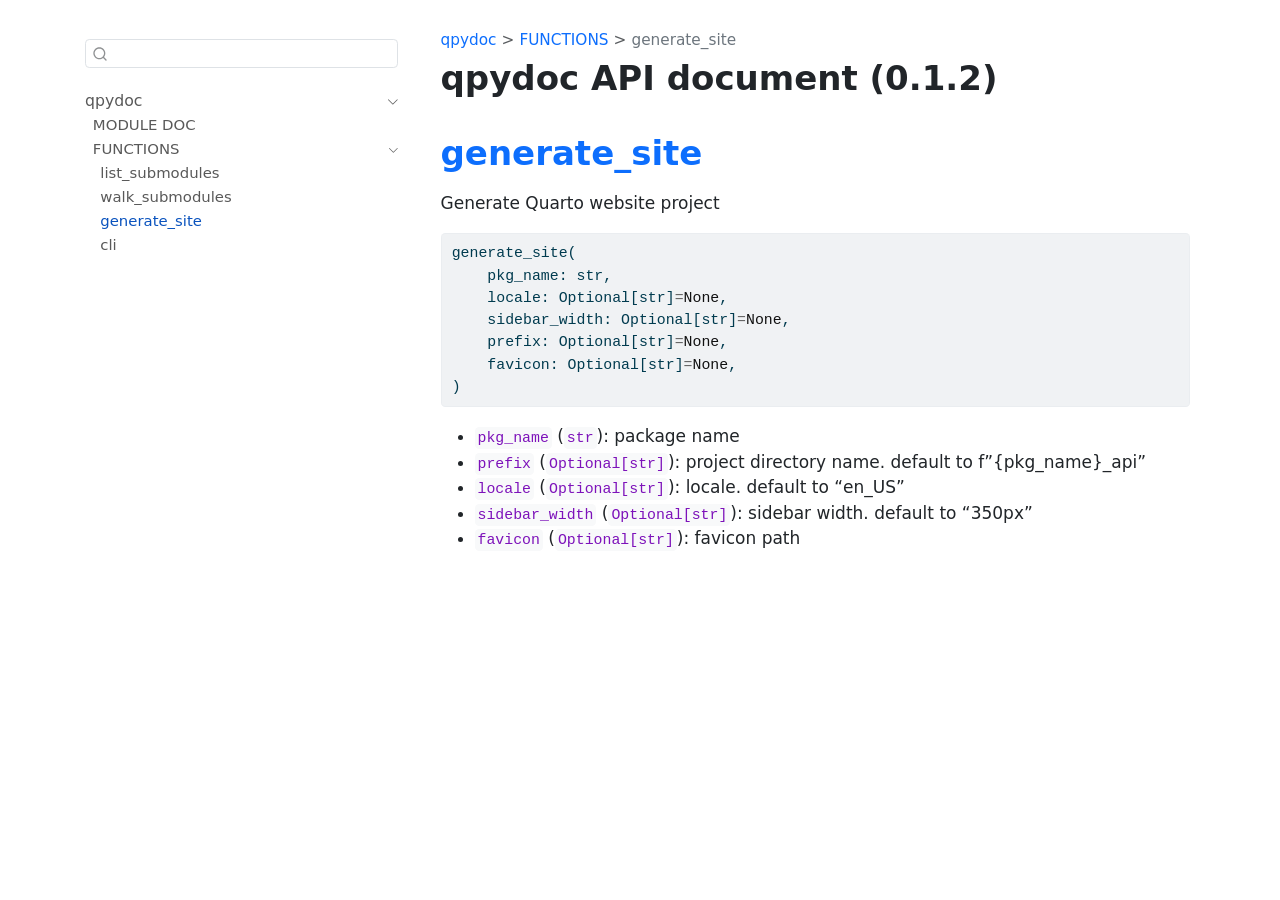
<file: generate_site.html>
<!DOCTYPE html>
<html xmlns="http://www.w3.org/1999/xhtml" lang="en" xml:lang="en"><head>

<meta charset="utf-8">
<meta name="generator" content="quarto-1.5.14">

<meta name="viewport" content="width=device-width, initial-scale=1.0, user-scalable=yes">


<title>qpydoc API document (0.1.2)</title>
<style>
code{white-space: pre-wrap;}
span.smallcaps{font-variant: small-caps;}
div.columns{display: flex; gap: min(4vw, 1.5em);}
div.column{flex: auto; overflow-x: auto;}
div.hanging-indent{margin-left: 1.5em; text-indent: -1.5em;}
ul.task-list{list-style: none;}
ul.task-list li input[type="checkbox"] {
  width: 0.8em;
  margin: 0 0.8em 0.2em -1em; /* quarto-specific, see https://github.com/quarto-dev/quarto-cli/issues/4556 */ 
  vertical-align: middle;
}
/* CSS for syntax highlighting */
pre > code.sourceCode { white-space: pre; position: relative; }
pre > code.sourceCode > span { line-height: 1.25; }
pre > code.sourceCode > span:empty { height: 1.2em; }
.sourceCode { overflow: visible; }
code.sourceCode > span { color: inherit; text-decoration: inherit; }
div.sourceCode { margin: 1em 0; }
pre.sourceCode { margin: 0; }
@media screen {
div.sourceCode { overflow: auto; }
}
@media print {
pre > code.sourceCode { white-space: pre-wrap; }
pre > code.sourceCode > span { text-indent: -5em; padding-left: 5em; }
}
pre.numberSource code
  { counter-reset: source-line 0; }
pre.numberSource code > span
  { position: relative; left: -4em; counter-increment: source-line; }
pre.numberSource code > span > a:first-child::before
  { content: counter(source-line);
    position: relative; left: -1em; text-align: right; vertical-align: baseline;
    border: none; display: inline-block;
    -webkit-touch-callout: none; -webkit-user-select: none;
    -khtml-user-select: none; -moz-user-select: none;
    -ms-user-select: none; user-select: none;
    padding: 0 4px; width: 4em;
  }
pre.numberSource { margin-left: 3em;  padding-left: 4px; }
div.sourceCode
  {   }
@media screen {
pre > code.sourceCode > span > a:first-child::before { text-decoration: underline; }
}
</style>


<script src="site_libs/quarto-nav/quarto-nav.js"></script>
<script src="site_libs/quarto-nav/headroom.min.js"></script>
<script src="site_libs/clipboard/clipboard.min.js"></script>
<script src="site_libs/quarto-search/autocomplete.umd.js"></script>
<script src="site_libs/quarto-search/fuse.min.js"></script>
<script src="site_libs/quarto-search/quarto-search.js"></script>
<meta name="quarto:offset" content="./">
<link href="./favicon.ico" rel="icon">
<script src="site_libs/quarto-html/quarto.js"></script>
<script src="site_libs/quarto-html/popper.min.js"></script>
<script src="site_libs/quarto-html/tippy.umd.min.js"></script>
<script src="site_libs/quarto-html/anchor.min.js"></script>
<link href="site_libs/quarto-html/tippy.css" rel="stylesheet">
<link href="site_libs/quarto-html/quarto-syntax-highlighting.css" rel="stylesheet" id="quarto-text-highlighting-styles">
<script src="site_libs/bootstrap/bootstrap.min.js"></script>
<link href="site_libs/bootstrap/bootstrap-icons.css" rel="stylesheet">
<link href="site_libs/bootstrap/bootstrap.min.css" rel="stylesheet" id="quarto-bootstrap" data-mode="light">
<script id="quarto-search-options" type="application/json">{
  "location": "sidebar",
  "copy-button": false,
  "collapse-after": 3,
  "panel-placement": "start",
  "type": "textbox",
  "limit": 50,
  "keyboard-shortcut": [
    "f",
    "/",
    "s"
  ],
  "show-item-context": false,
  "language": {
    "search-no-results-text": "No results",
    "search-matching-documents-text": "matching documents",
    "search-copy-link-title": "Copy link to search",
    "search-hide-matches-text": "Hide additional matches",
    "search-more-match-text": "more match in this document",
    "search-more-matches-text": "more matches in this document",
    "search-clear-button-title": "Clear",
    "search-text-placeholder": "",
    "search-detached-cancel-button-title": "Cancel",
    "search-submit-button-title": "Submit",
    "search-label": "Search"
  }
}</script>
<style>
    main.content h1 {
        word-wrap: break-word;
    }

    a {
        text-decoration: none;
    }

    main.content section div.cell-output table thead tr th {
    text-align: center;
    }

    main.content section div.cell-output table tbody tr td {
    text-align: right;
    }
</style>


</head>

<body class="nav-sidebar floating fullcontent">

<div id="quarto-search-results"></div>
  <header id="quarto-header" class="headroom fixed-top">
  <nav class="quarto-secondary-nav">
    <div class="container-fluid d-flex">
      <button type="button" class="quarto-btn-toggle btn" data-bs-toggle="collapse" data-bs-target=".quarto-sidebar-collapse-item" aria-controls="quarto-sidebar" aria-expanded="false" aria-label="Toggle sidebar navigation" onclick="if (window.quartoToggleHeadroom) { window.quartoToggleHeadroom(); }">
        <i class="bi bi-layout-text-sidebar-reverse"></i>
      </button>
        <nav class="quarto-page-breadcrumbs" aria-label="breadcrumb"><ol class="breadcrumb"><li class="breadcrumb-item"><a href="./index.html">qpydoc</a></li><li class="breadcrumb-item"><a href="./list_submodules.html">FUNCTIONS</a></li><li class="breadcrumb-item"><a href="./generate_site.html">generate_site</a></li></ol></nav>
        <a class="flex-grow-1" role="button" data-bs-toggle="collapse" data-bs-target=".quarto-sidebar-collapse-item" aria-controls="quarto-sidebar" aria-expanded="false" aria-label="Toggle sidebar navigation" onclick="if (window.quartoToggleHeadroom) { window.quartoToggleHeadroom(); }">      
        </a>
      <button type="button" class="btn quarto-search-button" aria-label="" onclick="window.quartoOpenSearch();">
        <i class="bi bi-search"></i>
      </button>
    </div>
  </nav>
</header>
<!-- content -->
<div id="quarto-content" class="quarto-container page-columns page-rows-contents page-layout-article">
<!-- sidebar -->
  <nav id="quarto-sidebar" class="sidebar collapse collapse-horizontal quarto-sidebar-collapse-item sidebar-navigation floating overflow-auto">
        <div class="mt-2 flex-shrink-0 align-items-center">
        <div class="sidebar-search">
        <div id="quarto-search" class="" title="Search"></div>
        </div>
        </div>
    <div class="sidebar-menu-container"> 
    <ul class="list-unstyled mt-1">
        <li class="sidebar-item sidebar-item-section">
      <div class="sidebar-item-container"> 
            <a class="sidebar-item-text sidebar-link text-start" data-bs-toggle="collapse" data-bs-target="#quarto-sidebar-section-1" aria-expanded="true">
 <span class="menu-text">qpydoc</span></a>
          <a class="sidebar-item-toggle text-start" data-bs-toggle="collapse" data-bs-target="#quarto-sidebar-section-1" aria-expanded="true" aria-label="Toggle section">
            <i class="bi bi-chevron-right ms-2"></i>
          </a> 
      </div>
      <ul id="quarto-sidebar-section-1" class="collapse list-unstyled sidebar-section depth1 show">  
          <li class="sidebar-item">
  <div class="sidebar-item-container"> 
  <a href="./index.html" class="sidebar-item-text sidebar-link">
 <span class="menu-text">MODULE DOC</span></a>
  </div>
</li>
          <li class="sidebar-item sidebar-item-section">
      <div class="sidebar-item-container"> 
            <a class="sidebar-item-text sidebar-link text-start" data-bs-toggle="collapse" data-bs-target="#quarto-sidebar-section-2" aria-expanded="true">
 <span class="menu-text">FUNCTIONS</span></a>
          <a class="sidebar-item-toggle text-start" data-bs-toggle="collapse" data-bs-target="#quarto-sidebar-section-2" aria-expanded="true" aria-label="Toggle section">
            <i class="bi bi-chevron-right ms-2"></i>
          </a> 
      </div>
      <ul id="quarto-sidebar-section-2" class="collapse list-unstyled sidebar-section depth2 show">  
          <li class="sidebar-item">
  <div class="sidebar-item-container"> 
  <a href="./list_submodules.html" class="sidebar-item-text sidebar-link">
 <span class="menu-text">list_submodules</span></a>
  </div>
</li>
          <li class="sidebar-item">
  <div class="sidebar-item-container"> 
  <a href="./walk_submodules.html" class="sidebar-item-text sidebar-link">
 <span class="menu-text">walk_submodules</span></a>
  </div>
</li>
          <li class="sidebar-item">
  <div class="sidebar-item-container"> 
  <a href="./generate_site.html" class="sidebar-item-text sidebar-link active">
 <span class="menu-text">generate_site</span></a>
  </div>
</li>
          <li class="sidebar-item">
  <div class="sidebar-item-container"> 
  <a href="./cli.html" class="sidebar-item-text sidebar-link">
 <span class="menu-text">cli</span></a>
  </div>
</li>
      </ul>
  </li>
      </ul>
  </li>
    </ul>
    </div>
</nav>
<div id="quarto-sidebar-glass" class="quarto-sidebar-collapse-item" data-bs-toggle="collapse" data-bs-target=".quarto-sidebar-collapse-item"></div>
<!-- margin-sidebar -->
    
<!-- main -->
<main class="content" id="quarto-document-content">

<header id="title-block-header" class="quarto-title-block default"><nav class="quarto-page-breadcrumbs quarto-title-breadcrumbs d-none d-lg-block" aria-label="breadcrumb"><ol class="breadcrumb"><li class="breadcrumb-item"><a href="./index.html">qpydoc</a></li><li class="breadcrumb-item"><a href="./list_submodules.html">FUNCTIONS</a></li><li class="breadcrumb-item"><a href="./generate_site.html">generate_site</a></li></ol></nav>
<div class="quarto-title">
<h1 class="title">qpydoc API document (0.1.2)</h1>
</div>



<div class="quarto-title-meta">

    
  
    
  </div>
  


</header>


<section id="generate_site" class="level1">
<h1><a href="./generate_site.html">generate_site</a></h1>
<p>Generate Quarto website project</p>
<div class="sourceCode" id="cb1"><pre class="sourceCode python code-with-copy"><code class="sourceCode python"><span id="cb1-1"><a href="#cb1-1" aria-hidden="true" tabindex="-1"></a>generate_site(</span>
<span id="cb1-2"><a href="#cb1-2" aria-hidden="true" tabindex="-1"></a>    pkg_name: <span class="bu">str</span>,</span>
<span id="cb1-3"><a href="#cb1-3" aria-hidden="true" tabindex="-1"></a>    locale: Optional[<span class="bu">str</span>]<span class="op">=</span><span class="va">None</span>,</span>
<span id="cb1-4"><a href="#cb1-4" aria-hidden="true" tabindex="-1"></a>    sidebar_width: Optional[<span class="bu">str</span>]<span class="op">=</span><span class="va">None</span>,</span>
<span id="cb1-5"><a href="#cb1-5" aria-hidden="true" tabindex="-1"></a>    prefix: Optional[<span class="bu">str</span>]<span class="op">=</span><span class="va">None</span>,</span>
<span id="cb1-6"><a href="#cb1-6" aria-hidden="true" tabindex="-1"></a>    favicon: Optional[<span class="bu">str</span>]<span class="op">=</span><span class="va">None</span>,</span>
<span id="cb1-7"><a href="#cb1-7" aria-hidden="true" tabindex="-1"></a>)</span></code><button title="Copy to Clipboard" class="code-copy-button"><i class="bi"></i></button></pre></div>
<ul>
<li><code>pkg_name</code> (<code>str</code>): package name</li>
<li><code>prefix</code> (<code>Optional[str]</code>): project directory name. default to f”{pkg_name}_api”</li>
<li><code>locale</code> (<code>Optional[str]</code>): locale. default to “en_US”</li>
<li><code>sidebar_width</code> (<code>Optional[str]</code>): sidebar width. default to “350px”</li>
<li><code>favicon</code> (<code>Optional[str]</code>): favicon path</li>
</ul>


</section>

</main> <!-- /main -->
<script id="quarto-html-after-body" type="application/javascript">
window.document.addEventListener("DOMContentLoaded", function (event) {
  const toggleBodyColorMode = (bsSheetEl) => {
    const mode = bsSheetEl.getAttribute("data-mode");
    const bodyEl = window.document.querySelector("body");
    if (mode === "dark") {
      bodyEl.classList.add("quarto-dark");
      bodyEl.classList.remove("quarto-light");
    } else {
      bodyEl.classList.add("quarto-light");
      bodyEl.classList.remove("quarto-dark");
    }
  }
  const toggleBodyColorPrimary = () => {
    const bsSheetEl = window.document.querySelector("link#quarto-bootstrap");
    if (bsSheetEl) {
      toggleBodyColorMode(bsSheetEl);
    }
  }
  toggleBodyColorPrimary();  
  const icon = "";
  const anchorJS = new window.AnchorJS();
  anchorJS.options = {
    placement: 'right',
    icon: icon
  };
  anchorJS.add('.anchored');
  const isCodeAnnotation = (el) => {
    for (const clz of el.classList) {
      if (clz.startsWith('code-annotation-')) {                     
        return true;
      }
    }
    return false;
  }
  const clipboard = new window.ClipboardJS('.code-copy-button', {
    text: function(trigger) {
      const codeEl = trigger.previousElementSibling.cloneNode(true);
      for (const childEl of codeEl.children) {
        if (isCodeAnnotation(childEl)) {
          childEl.remove();
        }
      }
      return codeEl.innerText;
    }
  });
  clipboard.on('success', function(e) {
    // button target
    const button = e.trigger;
    // don't keep focus
    button.blur();
    // flash "checked"
    button.classList.add('code-copy-button-checked');
    var currentTitle = button.getAttribute("title");
    button.setAttribute("title", "Copied!");
    let tooltip;
    if (window.bootstrap) {
      button.setAttribute("data-bs-toggle", "tooltip");
      button.setAttribute("data-bs-placement", "left");
      button.setAttribute("data-bs-title", "Copied!");
      tooltip = new bootstrap.Tooltip(button, 
        { trigger: "manual", 
          customClass: "code-copy-button-tooltip",
          offset: [0, -8]});
      tooltip.show();    
    }
    setTimeout(function() {
      if (tooltip) {
        tooltip.hide();
        button.removeAttribute("data-bs-title");
        button.removeAttribute("data-bs-toggle");
        button.removeAttribute("data-bs-placement");
      }
      button.setAttribute("title", currentTitle);
      button.classList.remove('code-copy-button-checked');
    }, 1000);
    // clear code selection
    e.clearSelection();
  });
  function tippyHover(el, contentFn, onTriggerFn, onUntriggerFn) {
    const config = {
      allowHTML: true,
      maxWidth: 500,
      delay: 100,
      arrow: false,
      appendTo: function(el) {
          return el.parentElement;
      },
      interactive: true,
      interactiveBorder: 10,
      theme: 'quarto',
      placement: 'bottom-start',
    };
    if (contentFn) {
      config.content = contentFn;
    }
    if (onTriggerFn) {
      config.onTrigger = onTriggerFn;
    }
    if (onUntriggerFn) {
      config.onUntrigger = onUntriggerFn;
    }
    window.tippy(el, config); 
  }
  const noterefs = window.document.querySelectorAll('a[role="doc-noteref"]');
  for (var i=0; i<noterefs.length; i++) {
    const ref = noterefs[i];
    tippyHover(ref, function() {
      // use id or data attribute instead here
      let href = ref.getAttribute('data-footnote-href') || ref.getAttribute('href');
      try { href = new URL(href).hash; } catch {}
      const id = href.replace(/^#\/?/, "");
      const note = window.document.getElementById(id);
      return note.innerHTML;
    });
  }
  const xrefs = window.document.querySelectorAll('a.quarto-xref');
  const processXRef = (id, note) => {
    // Strip column container classes
    const stripColumnClz = (el) => {
      el.classList.remove("page-full", "page-columns");
      if (el.children) {
        for (const child of el.children) {
          stripColumnClz(child);
        }
      }
    }
    stripColumnClz(note)
    if (id === null || id.startsWith('sec-')) {
      // Special case sections, only their first couple elements
      const container = document.createElement("div");
      if (note.children && note.children.length > 2) {
        container.appendChild(note.children[0].cloneNode(true));
        for (let i = 1; i < note.children.length; i++) {
          const child = note.children[i];
          if (child.tagName === "P" && child.innerText === "") {
            continue;
          } else {
            container.appendChild(child.cloneNode(true));
            break;
          }
        }
        if (window.Quarto?.typesetMath) {
          window.Quarto.typesetMath(container);
        }
        return container.innerHTML
      } else {
        if (window.Quarto?.typesetMath) {
          window.Quarto.typesetMath(note);
        }
        return note.innerHTML;
      }
    } else {
      // Remove any anchor links if they are present
      const anchorLink = note.querySelector('a.anchorjs-link');
      if (anchorLink) {
        anchorLink.remove();
      }
      if (window.Quarto?.typesetMath) {
        window.Quarto.typesetMath(note);
      }
      // TODO in 1.5, we should make sure this works without a callout special case
      if (note.classList.contains("callout")) {
        return note.outerHTML;
      } else {
        return note.innerHTML;
      }
    }
  }
  for (var i=0; i<xrefs.length; i++) {
    const xref = xrefs[i];
    tippyHover(xref, undefined, function(instance) {
      instance.disable();
      let url = xref.getAttribute('href');
      let hash = undefined; 
      if (url.startsWith('#')) {
        hash = url;
      } else {
        try { hash = new URL(url).hash; } catch {}
      }
      if (hash) {
        const id = hash.replace(/^#\/?/, "");
        const note = window.document.getElementById(id);
        if (note !== null) {
          try {
            const html = processXRef(id, note.cloneNode(true));
            instance.setContent(html);
          } finally {
            instance.enable();
            instance.show();
          }
        } else {
          // See if we can fetch this
          fetch(url.split('#')[0])
          .then(res => res.text())
          .then(html => {
            const parser = new DOMParser();
            const htmlDoc = parser.parseFromString(html, "text/html");
            const note = htmlDoc.getElementById(id);
            if (note !== null) {
              const html = processXRef(id, note);
              instance.setContent(html);
            } 
          }).finally(() => {
            instance.enable();
            instance.show();
          });
        }
      } else {
        // See if we can fetch a full url (with no hash to target)
        // This is a special case and we should probably do some content thinning / targeting
        fetch(url)
        .then(res => res.text())
        .then(html => {
          const parser = new DOMParser();
          const htmlDoc = parser.parseFromString(html, "text/html");
          const note = htmlDoc.querySelector('main.content');
          if (note !== null) {
            // This should only happen for chapter cross references
            // (since there is no id in the URL)
            // remove the first header
            if (note.children.length > 0 && note.children[0].tagName === "HEADER") {
              note.children[0].remove();
            }
            const html = processXRef(null, note);
            instance.setContent(html);
          } 
        }).finally(() => {
          instance.enable();
          instance.show();
        });
      }
    }, function(instance) {
    });
  }
      let selectedAnnoteEl;
      const selectorForAnnotation = ( cell, annotation) => {
        let cellAttr = 'data-code-cell="' + cell + '"';
        let lineAttr = 'data-code-annotation="' +  annotation + '"';
        const selector = 'span[' + cellAttr + '][' + lineAttr + ']';
        return selector;
      }
      const selectCodeLines = (annoteEl) => {
        const doc = window.document;
        const targetCell = annoteEl.getAttribute("data-target-cell");
        const targetAnnotation = annoteEl.getAttribute("data-target-annotation");
        const annoteSpan = window.document.querySelector(selectorForAnnotation(targetCell, targetAnnotation));
        const lines = annoteSpan.getAttribute("data-code-lines").split(",");
        const lineIds = lines.map((line) => {
          return targetCell + "-" + line;
        })
        let top = null;
        let height = null;
        let parent = null;
        if (lineIds.length > 0) {
            //compute the position of the single el (top and bottom and make a div)
            const el = window.document.getElementById(lineIds[0]);
            top = el.offsetTop;
            height = el.offsetHeight;
            parent = el.parentElement.parentElement;
          if (lineIds.length > 1) {
            const lastEl = window.document.getElementById(lineIds[lineIds.length - 1]);
            const bottom = lastEl.offsetTop + lastEl.offsetHeight;
            height = bottom - top;
          }
          if (top !== null && height !== null && parent !== null) {
            // cook up a div (if necessary) and position it 
            let div = window.document.getElementById("code-annotation-line-highlight");
            if (div === null) {
              div = window.document.createElement("div");
              div.setAttribute("id", "code-annotation-line-highlight");
              div.style.position = 'absolute';
              parent.appendChild(div);
            }
            div.style.top = top - 2 + "px";
            div.style.height = height + 4 + "px";
            div.style.left = 0;
            let gutterDiv = window.document.getElementById("code-annotation-line-highlight-gutter");
            if (gutterDiv === null) {
              gutterDiv = window.document.createElement("div");
              gutterDiv.setAttribute("id", "code-annotation-line-highlight-gutter");
              gutterDiv.style.position = 'absolute';
              const codeCell = window.document.getElementById(targetCell);
              const gutter = codeCell.querySelector('.code-annotation-gutter');
              gutter.appendChild(gutterDiv);
            }
            gutterDiv.style.top = top - 2 + "px";
            gutterDiv.style.height = height + 4 + "px";
          }
          selectedAnnoteEl = annoteEl;
        }
      };
      const unselectCodeLines = () => {
        const elementsIds = ["code-annotation-line-highlight", "code-annotation-line-highlight-gutter"];
        elementsIds.forEach((elId) => {
          const div = window.document.getElementById(elId);
          if (div) {
            div.remove();
          }
        });
        selectedAnnoteEl = undefined;
      };
        // Handle positioning of the toggle
    window.addEventListener(
      "resize",
      throttle(() => {
        elRect = undefined;
        if (selectedAnnoteEl) {
          selectCodeLines(selectedAnnoteEl);
        }
      }, 10)
    );
    function throttle(fn, ms) {
    let throttle = false;
    let timer;
      return (...args) => {
        if(!throttle) { // first call gets through
            fn.apply(this, args);
            throttle = true;
        } else { // all the others get throttled
            if(timer) clearTimeout(timer); // cancel #2
            timer = setTimeout(() => {
              fn.apply(this, args);
              timer = throttle = false;
            }, ms);
        }
      };
    }
      // Attach click handler to the DT
      const annoteDls = window.document.querySelectorAll('dt[data-target-cell]');
      for (const annoteDlNode of annoteDls) {
        annoteDlNode.addEventListener('click', (event) => {
          const clickedEl = event.target;
          if (clickedEl !== selectedAnnoteEl) {
            unselectCodeLines();
            const activeEl = window.document.querySelector('dt[data-target-cell].code-annotation-active');
            if (activeEl) {
              activeEl.classList.remove('code-annotation-active');
            }
            selectCodeLines(clickedEl);
            clickedEl.classList.add('code-annotation-active');
          } else {
            // Unselect the line
            unselectCodeLines();
            clickedEl.classList.remove('code-annotation-active');
          }
        });
      }
  const findCites = (el) => {
    const parentEl = el.parentElement;
    if (parentEl) {
      const cites = parentEl.dataset.cites;
      if (cites) {
        return {
          el,
          cites: cites.split(' ')
        };
      } else {
        return findCites(el.parentElement)
      }
    } else {
      return undefined;
    }
  };
  var bibliorefs = window.document.querySelectorAll('a[role="doc-biblioref"]');
  for (var i=0; i<bibliorefs.length; i++) {
    const ref = bibliorefs[i];
    const citeInfo = findCites(ref);
    if (citeInfo) {
      tippyHover(citeInfo.el, function() {
        var popup = window.document.createElement('div');
        citeInfo.cites.forEach(function(cite) {
          var citeDiv = window.document.createElement('div');
          citeDiv.classList.add('hanging-indent');
          citeDiv.classList.add('csl-entry');
          var biblioDiv = window.document.getElementById('ref-' + cite);
          if (biblioDiv) {
            citeDiv.innerHTML = biblioDiv.innerHTML;
          }
          popup.appendChild(citeDiv);
        });
        return popup.innerHTML;
      });
    }
  }
});
</script>
</div> <!-- /content -->




</body></html>
</file>
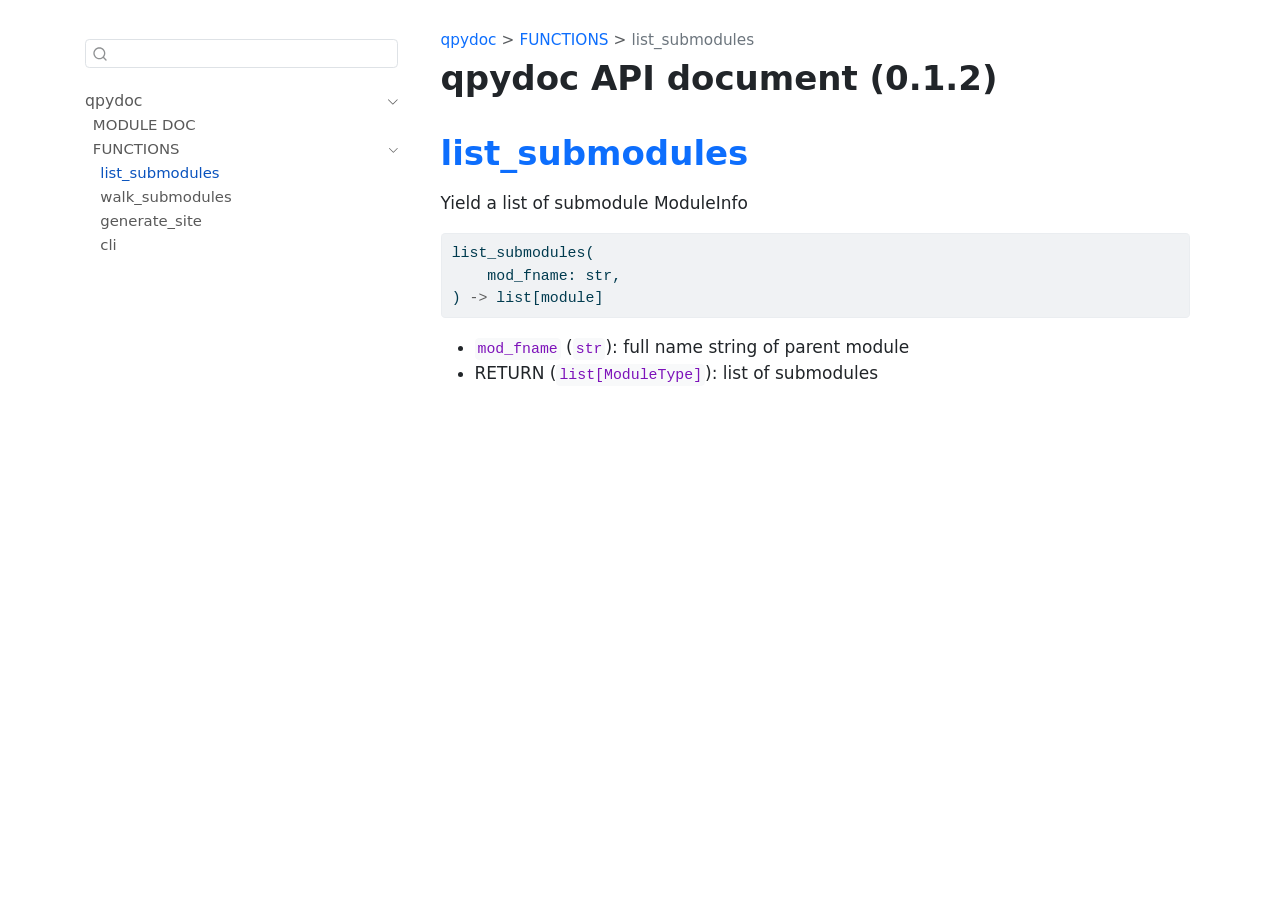
<file: list_submodules.html>
<!DOCTYPE html>
<html xmlns="http://www.w3.org/1999/xhtml" lang="en" xml:lang="en"><head>

<meta charset="utf-8">
<meta name="generator" content="quarto-1.5.14">

<meta name="viewport" content="width=device-width, initial-scale=1.0, user-scalable=yes">


<title>qpydoc API document (0.1.2)</title>
<style>
code{white-space: pre-wrap;}
span.smallcaps{font-variant: small-caps;}
div.columns{display: flex; gap: min(4vw, 1.5em);}
div.column{flex: auto; overflow-x: auto;}
div.hanging-indent{margin-left: 1.5em; text-indent: -1.5em;}
ul.task-list{list-style: none;}
ul.task-list li input[type="checkbox"] {
  width: 0.8em;
  margin: 0 0.8em 0.2em -1em; /* quarto-specific, see https://github.com/quarto-dev/quarto-cli/issues/4556 */ 
  vertical-align: middle;
}
/* CSS for syntax highlighting */
pre > code.sourceCode { white-space: pre; position: relative; }
pre > code.sourceCode > span { line-height: 1.25; }
pre > code.sourceCode > span:empty { height: 1.2em; }
.sourceCode { overflow: visible; }
code.sourceCode > span { color: inherit; text-decoration: inherit; }
div.sourceCode { margin: 1em 0; }
pre.sourceCode { margin: 0; }
@media screen {
div.sourceCode { overflow: auto; }
}
@media print {
pre > code.sourceCode { white-space: pre-wrap; }
pre > code.sourceCode > span { text-indent: -5em; padding-left: 5em; }
}
pre.numberSource code
  { counter-reset: source-line 0; }
pre.numberSource code > span
  { position: relative; left: -4em; counter-increment: source-line; }
pre.numberSource code > span > a:first-child::before
  { content: counter(source-line);
    position: relative; left: -1em; text-align: right; vertical-align: baseline;
    border: none; display: inline-block;
    -webkit-touch-callout: none; -webkit-user-select: none;
    -khtml-user-select: none; -moz-user-select: none;
    -ms-user-select: none; user-select: none;
    padding: 0 4px; width: 4em;
  }
pre.numberSource { margin-left: 3em;  padding-left: 4px; }
div.sourceCode
  {   }
@media screen {
pre > code.sourceCode > span > a:first-child::before { text-decoration: underline; }
}
</style>


<script src="site_libs/quarto-nav/quarto-nav.js"></script>
<script src="site_libs/quarto-nav/headroom.min.js"></script>
<script src="site_libs/clipboard/clipboard.min.js"></script>
<script src="site_libs/quarto-search/autocomplete.umd.js"></script>
<script src="site_libs/quarto-search/fuse.min.js"></script>
<script src="site_libs/quarto-search/quarto-search.js"></script>
<meta name="quarto:offset" content="./">
<link href="./favicon.ico" rel="icon">
<script src="site_libs/quarto-html/quarto.js"></script>
<script src="site_libs/quarto-html/popper.min.js"></script>
<script src="site_libs/quarto-html/tippy.umd.min.js"></script>
<script src="site_libs/quarto-html/anchor.min.js"></script>
<link href="site_libs/quarto-html/tippy.css" rel="stylesheet">
<link href="site_libs/quarto-html/quarto-syntax-highlighting.css" rel="stylesheet" id="quarto-text-highlighting-styles">
<script src="site_libs/bootstrap/bootstrap.min.js"></script>
<link href="site_libs/bootstrap/bootstrap-icons.css" rel="stylesheet">
<link href="site_libs/bootstrap/bootstrap.min.css" rel="stylesheet" id="quarto-bootstrap" data-mode="light">
<script id="quarto-search-options" type="application/json">{
  "location": "sidebar",
  "copy-button": false,
  "collapse-after": 3,
  "panel-placement": "start",
  "type": "textbox",
  "limit": 50,
  "keyboard-shortcut": [
    "f",
    "/",
    "s"
  ],
  "show-item-context": false,
  "language": {
    "search-no-results-text": "No results",
    "search-matching-documents-text": "matching documents",
    "search-copy-link-title": "Copy link to search",
    "search-hide-matches-text": "Hide additional matches",
    "search-more-match-text": "more match in this document",
    "search-more-matches-text": "more matches in this document",
    "search-clear-button-title": "Clear",
    "search-text-placeholder": "",
    "search-detached-cancel-button-title": "Cancel",
    "search-submit-button-title": "Submit",
    "search-label": "Search"
  }
}</script>
<style>
    main.content h1 {
        word-wrap: break-word;
    }

    a {
        text-decoration: none;
    }

    main.content section div.cell-output table thead tr th {
    text-align: center;
    }

    main.content section div.cell-output table tbody tr td {
    text-align: right;
    }
</style>


</head>

<body class="nav-sidebar floating fullcontent">

<div id="quarto-search-results"></div>
  <header id="quarto-header" class="headroom fixed-top">
  <nav class="quarto-secondary-nav">
    <div class="container-fluid d-flex">
      <button type="button" class="quarto-btn-toggle btn" data-bs-toggle="collapse" data-bs-target=".quarto-sidebar-collapse-item" aria-controls="quarto-sidebar" aria-expanded="false" aria-label="Toggle sidebar navigation" onclick="if (window.quartoToggleHeadroom) { window.quartoToggleHeadroom(); }">
        <i class="bi bi-layout-text-sidebar-reverse"></i>
      </button>
        <nav class="quarto-page-breadcrumbs" aria-label="breadcrumb"><ol class="breadcrumb"><li class="breadcrumb-item"><a href="./index.html">qpydoc</a></li><li class="breadcrumb-item"><a href="./list_submodules.html">FUNCTIONS</a></li><li class="breadcrumb-item"><a href="./list_submodules.html">list_submodules</a></li></ol></nav>
        <a class="flex-grow-1" role="button" data-bs-toggle="collapse" data-bs-target=".quarto-sidebar-collapse-item" aria-controls="quarto-sidebar" aria-expanded="false" aria-label="Toggle sidebar navigation" onclick="if (window.quartoToggleHeadroom) { window.quartoToggleHeadroom(); }">      
        </a>
      <button type="button" class="btn quarto-search-button" aria-label="" onclick="window.quartoOpenSearch();">
        <i class="bi bi-search"></i>
      </button>
    </div>
  </nav>
</header>
<!-- content -->
<div id="quarto-content" class="quarto-container page-columns page-rows-contents page-layout-article">
<!-- sidebar -->
  <nav id="quarto-sidebar" class="sidebar collapse collapse-horizontal quarto-sidebar-collapse-item sidebar-navigation floating overflow-auto">
        <div class="mt-2 flex-shrink-0 align-items-center">
        <div class="sidebar-search">
        <div id="quarto-search" class="" title="Search"></div>
        </div>
        </div>
    <div class="sidebar-menu-container"> 
    <ul class="list-unstyled mt-1">
        <li class="sidebar-item sidebar-item-section">
      <div class="sidebar-item-container"> 
            <a class="sidebar-item-text sidebar-link text-start" data-bs-toggle="collapse" data-bs-target="#quarto-sidebar-section-1" aria-expanded="true">
 <span class="menu-text">qpydoc</span></a>
          <a class="sidebar-item-toggle text-start" data-bs-toggle="collapse" data-bs-target="#quarto-sidebar-section-1" aria-expanded="true" aria-label="Toggle section">
            <i class="bi bi-chevron-right ms-2"></i>
          </a> 
      </div>
      <ul id="quarto-sidebar-section-1" class="collapse list-unstyled sidebar-section depth1 show">  
          <li class="sidebar-item">
  <div class="sidebar-item-container"> 
  <a href="./index.html" class="sidebar-item-text sidebar-link">
 <span class="menu-text">MODULE DOC</span></a>
  </div>
</li>
          <li class="sidebar-item sidebar-item-section">
      <div class="sidebar-item-container"> 
            <a class="sidebar-item-text sidebar-link text-start" data-bs-toggle="collapse" data-bs-target="#quarto-sidebar-section-2" aria-expanded="true">
 <span class="menu-text">FUNCTIONS</span></a>
          <a class="sidebar-item-toggle text-start" data-bs-toggle="collapse" data-bs-target="#quarto-sidebar-section-2" aria-expanded="true" aria-label="Toggle section">
            <i class="bi bi-chevron-right ms-2"></i>
          </a> 
      </div>
      <ul id="quarto-sidebar-section-2" class="collapse list-unstyled sidebar-section depth2 show">  
          <li class="sidebar-item">
  <div class="sidebar-item-container"> 
  <a href="./list_submodules.html" class="sidebar-item-text sidebar-link active">
 <span class="menu-text">list_submodules</span></a>
  </div>
</li>
          <li class="sidebar-item">
  <div class="sidebar-item-container"> 
  <a href="./walk_submodules.html" class="sidebar-item-text sidebar-link">
 <span class="menu-text">walk_submodules</span></a>
  </div>
</li>
          <li class="sidebar-item">
  <div class="sidebar-item-container"> 
  <a href="./generate_site.html" class="sidebar-item-text sidebar-link">
 <span class="menu-text">generate_site</span></a>
  </div>
</li>
          <li class="sidebar-item">
  <div class="sidebar-item-container"> 
  <a href="./cli.html" class="sidebar-item-text sidebar-link">
 <span class="menu-text">cli</span></a>
  </div>
</li>
      </ul>
  </li>
      </ul>
  </li>
    </ul>
    </div>
</nav>
<div id="quarto-sidebar-glass" class="quarto-sidebar-collapse-item" data-bs-toggle="collapse" data-bs-target=".quarto-sidebar-collapse-item"></div>
<!-- margin-sidebar -->
    
<!-- main -->
<main class="content" id="quarto-document-content">

<header id="title-block-header" class="quarto-title-block default"><nav class="quarto-page-breadcrumbs quarto-title-breadcrumbs d-none d-lg-block" aria-label="breadcrumb"><ol class="breadcrumb"><li class="breadcrumb-item"><a href="./index.html">qpydoc</a></li><li class="breadcrumb-item"><a href="./list_submodules.html">FUNCTIONS</a></li><li class="breadcrumb-item"><a href="./list_submodules.html">list_submodules</a></li></ol></nav>
<div class="quarto-title">
<h1 class="title">qpydoc API document (0.1.2)</h1>
</div>



<div class="quarto-title-meta">

    
  
    
  </div>
  


</header>


<section id="list_submodules" class="level1">
<h1><a href="./list_submodules.html">list_submodules</a></h1>
<p>Yield a list of submodule ModuleInfo</p>
<div class="sourceCode" id="cb1"><pre class="sourceCode python code-with-copy"><code class="sourceCode python"><span id="cb1-1"><a href="#cb1-1" aria-hidden="true" tabindex="-1"></a>list_submodules(</span>
<span id="cb1-2"><a href="#cb1-2" aria-hidden="true" tabindex="-1"></a>    mod_fname: <span class="bu">str</span>,</span>
<span id="cb1-3"><a href="#cb1-3" aria-hidden="true" tabindex="-1"></a>) <span class="op">-&gt;</span> <span class="bu">list</span>[module]</span></code><button title="Copy to Clipboard" class="code-copy-button"><i class="bi"></i></button></pre></div>
<ul>
<li><code>mod_fname</code> (<code>str</code>): full name string of parent module</li>
<li>RETURN (<code>list[ModuleType]</code>): list of submodules</li>
</ul>


</section>

</main> <!-- /main -->
<script id="quarto-html-after-body" type="application/javascript">
window.document.addEventListener("DOMContentLoaded", function (event) {
  const toggleBodyColorMode = (bsSheetEl) => {
    const mode = bsSheetEl.getAttribute("data-mode");
    const bodyEl = window.document.querySelector("body");
    if (mode === "dark") {
      bodyEl.classList.add("quarto-dark");
      bodyEl.classList.remove("quarto-light");
    } else {
      bodyEl.classList.add("quarto-light");
      bodyEl.classList.remove("quarto-dark");
    }
  }
  const toggleBodyColorPrimary = () => {
    const bsSheetEl = window.document.querySelector("link#quarto-bootstrap");
    if (bsSheetEl) {
      toggleBodyColorMode(bsSheetEl);
    }
  }
  toggleBodyColorPrimary();  
  const icon = "";
  const anchorJS = new window.AnchorJS();
  anchorJS.options = {
    placement: 'right',
    icon: icon
  };
  anchorJS.add('.anchored');
  const isCodeAnnotation = (el) => {
    for (const clz of el.classList) {
      if (clz.startsWith('code-annotation-')) {                     
        return true;
      }
    }
    return false;
  }
  const clipboard = new window.ClipboardJS('.code-copy-button', {
    text: function(trigger) {
      const codeEl = trigger.previousElementSibling.cloneNode(true);
      for (const childEl of codeEl.children) {
        if (isCodeAnnotation(childEl)) {
          childEl.remove();
        }
      }
      return codeEl.innerText;
    }
  });
  clipboard.on('success', function(e) {
    // button target
    const button = e.trigger;
    // don't keep focus
    button.blur();
    // flash "checked"
    button.classList.add('code-copy-button-checked');
    var currentTitle = button.getAttribute("title");
    button.setAttribute("title", "Copied!");
    let tooltip;
    if (window.bootstrap) {
      button.setAttribute("data-bs-toggle", "tooltip");
      button.setAttribute("data-bs-placement", "left");
      button.setAttribute("data-bs-title", "Copied!");
      tooltip = new bootstrap.Tooltip(button, 
        { trigger: "manual", 
          customClass: "code-copy-button-tooltip",
          offset: [0, -8]});
      tooltip.show();    
    }
    setTimeout(function() {
      if (tooltip) {
        tooltip.hide();
        button.removeAttribute("data-bs-title");
        button.removeAttribute("data-bs-toggle");
        button.removeAttribute("data-bs-placement");
      }
      button.setAttribute("title", currentTitle);
      button.classList.remove('code-copy-button-checked');
    }, 1000);
    // clear code selection
    e.clearSelection();
  });
  function tippyHover(el, contentFn, onTriggerFn, onUntriggerFn) {
    const config = {
      allowHTML: true,
      maxWidth: 500,
      delay: 100,
      arrow: false,
      appendTo: function(el) {
          return el.parentElement;
      },
      interactive: true,
      interactiveBorder: 10,
      theme: 'quarto',
      placement: 'bottom-start',
    };
    if (contentFn) {
      config.content = contentFn;
    }
    if (onTriggerFn) {
      config.onTrigger = onTriggerFn;
    }
    if (onUntriggerFn) {
      config.onUntrigger = onUntriggerFn;
    }
    window.tippy(el, config); 
  }
  const noterefs = window.document.querySelectorAll('a[role="doc-noteref"]');
  for (var i=0; i<noterefs.length; i++) {
    const ref = noterefs[i];
    tippyHover(ref, function() {
      // use id or data attribute instead here
      let href = ref.getAttribute('data-footnote-href') || ref.getAttribute('href');
      try { href = new URL(href).hash; } catch {}
      const id = href.replace(/^#\/?/, "");
      const note = window.document.getElementById(id);
      return note.innerHTML;
    });
  }
  const xrefs = window.document.querySelectorAll('a.quarto-xref');
  const processXRef = (id, note) => {
    // Strip column container classes
    const stripColumnClz = (el) => {
      el.classList.remove("page-full", "page-columns");
      if (el.children) {
        for (const child of el.children) {
          stripColumnClz(child);
        }
      }
    }
    stripColumnClz(note)
    if (id === null || id.startsWith('sec-')) {
      // Special case sections, only their first couple elements
      const container = document.createElement("div");
      if (note.children && note.children.length > 2) {
        container.appendChild(note.children[0].cloneNode(true));
        for (let i = 1; i < note.children.length; i++) {
          const child = note.children[i];
          if (child.tagName === "P" && child.innerText === "") {
            continue;
          } else {
            container.appendChild(child.cloneNode(true));
            break;
          }
        }
        if (window.Quarto?.typesetMath) {
          window.Quarto.typesetMath(container);
        }
        return container.innerHTML
      } else {
        if (window.Quarto?.typesetMath) {
          window.Quarto.typesetMath(note);
        }
        return note.innerHTML;
      }
    } else {
      // Remove any anchor links if they are present
      const anchorLink = note.querySelector('a.anchorjs-link');
      if (anchorLink) {
        anchorLink.remove();
      }
      if (window.Quarto?.typesetMath) {
        window.Quarto.typesetMath(note);
      }
      // TODO in 1.5, we should make sure this works without a callout special case
      if (note.classList.contains("callout")) {
        return note.outerHTML;
      } else {
        return note.innerHTML;
      }
    }
  }
  for (var i=0; i<xrefs.length; i++) {
    const xref = xrefs[i];
    tippyHover(xref, undefined, function(instance) {
      instance.disable();
      let url = xref.getAttribute('href');
      let hash = undefined; 
      if (url.startsWith('#')) {
        hash = url;
      } else {
        try { hash = new URL(url).hash; } catch {}
      }
      if (hash) {
        const id = hash.replace(/^#\/?/, "");
        const note = window.document.getElementById(id);
        if (note !== null) {
          try {
            const html = processXRef(id, note.cloneNode(true));
            instance.setContent(html);
          } finally {
            instance.enable();
            instance.show();
          }
        } else {
          // See if we can fetch this
          fetch(url.split('#')[0])
          .then(res => res.text())
          .then(html => {
            const parser = new DOMParser();
            const htmlDoc = parser.parseFromString(html, "text/html");
            const note = htmlDoc.getElementById(id);
            if (note !== null) {
              const html = processXRef(id, note);
              instance.setContent(html);
            } 
          }).finally(() => {
            instance.enable();
            instance.show();
          });
        }
      } else {
        // See if we can fetch a full url (with no hash to target)
        // This is a special case and we should probably do some content thinning / targeting
        fetch(url)
        .then(res => res.text())
        .then(html => {
          const parser = new DOMParser();
          const htmlDoc = parser.parseFromString(html, "text/html");
          const note = htmlDoc.querySelector('main.content');
          if (note !== null) {
            // This should only happen for chapter cross references
            // (since there is no id in the URL)
            // remove the first header
            if (note.children.length > 0 && note.children[0].tagName === "HEADER") {
              note.children[0].remove();
            }
            const html = processXRef(null, note);
            instance.setContent(html);
          } 
        }).finally(() => {
          instance.enable();
          instance.show();
        });
      }
    }, function(instance) {
    });
  }
      let selectedAnnoteEl;
      const selectorForAnnotation = ( cell, annotation) => {
        let cellAttr = 'data-code-cell="' + cell + '"';
        let lineAttr = 'data-code-annotation="' +  annotation + '"';
        const selector = 'span[' + cellAttr + '][' + lineAttr + ']';
        return selector;
      }
      const selectCodeLines = (annoteEl) => {
        const doc = window.document;
        const targetCell = annoteEl.getAttribute("data-target-cell");
        const targetAnnotation = annoteEl.getAttribute("data-target-annotation");
        const annoteSpan = window.document.querySelector(selectorForAnnotation(targetCell, targetAnnotation));
        const lines = annoteSpan.getAttribute("data-code-lines").split(",");
        const lineIds = lines.map((line) => {
          return targetCell + "-" + line;
        })
        let top = null;
        let height = null;
        let parent = null;
        if (lineIds.length > 0) {
            //compute the position of the single el (top and bottom and make a div)
            const el = window.document.getElementById(lineIds[0]);
            top = el.offsetTop;
            height = el.offsetHeight;
            parent = el.parentElement.parentElement;
          if (lineIds.length > 1) {
            const lastEl = window.document.getElementById(lineIds[lineIds.length - 1]);
            const bottom = lastEl.offsetTop + lastEl.offsetHeight;
            height = bottom - top;
          }
          if (top !== null && height !== null && parent !== null) {
            // cook up a div (if necessary) and position it 
            let div = window.document.getElementById("code-annotation-line-highlight");
            if (div === null) {
              div = window.document.createElement("div");
              div.setAttribute("id", "code-annotation-line-highlight");
              div.style.position = 'absolute';
              parent.appendChild(div);
            }
            div.style.top = top - 2 + "px";
            div.style.height = height + 4 + "px";
            div.style.left = 0;
            let gutterDiv = window.document.getElementById("code-annotation-line-highlight-gutter");
            if (gutterDiv === null) {
              gutterDiv = window.document.createElement("div");
              gutterDiv.setAttribute("id", "code-annotation-line-highlight-gutter");
              gutterDiv.style.position = 'absolute';
              const codeCell = window.document.getElementById(targetCell);
              const gutter = codeCell.querySelector('.code-annotation-gutter');
              gutter.appendChild(gutterDiv);
            }
            gutterDiv.style.top = top - 2 + "px";
            gutterDiv.style.height = height + 4 + "px";
          }
          selectedAnnoteEl = annoteEl;
        }
      };
      const unselectCodeLines = () => {
        const elementsIds = ["code-annotation-line-highlight", "code-annotation-line-highlight-gutter"];
        elementsIds.forEach((elId) => {
          const div = window.document.getElementById(elId);
          if (div) {
            div.remove();
          }
        });
        selectedAnnoteEl = undefined;
      };
        // Handle positioning of the toggle
    window.addEventListener(
      "resize",
      throttle(() => {
        elRect = undefined;
        if (selectedAnnoteEl) {
          selectCodeLines(selectedAnnoteEl);
        }
      }, 10)
    );
    function throttle(fn, ms) {
    let throttle = false;
    let timer;
      return (...args) => {
        if(!throttle) { // first call gets through
            fn.apply(this, args);
            throttle = true;
        } else { // all the others get throttled
            if(timer) clearTimeout(timer); // cancel #2
            timer = setTimeout(() => {
              fn.apply(this, args);
              timer = throttle = false;
            }, ms);
        }
      };
    }
      // Attach click handler to the DT
      const annoteDls = window.document.querySelectorAll('dt[data-target-cell]');
      for (const annoteDlNode of annoteDls) {
        annoteDlNode.addEventListener('click', (event) => {
          const clickedEl = event.target;
          if (clickedEl !== selectedAnnoteEl) {
            unselectCodeLines();
            const activeEl = window.document.querySelector('dt[data-target-cell].code-annotation-active');
            if (activeEl) {
              activeEl.classList.remove('code-annotation-active');
            }
            selectCodeLines(clickedEl);
            clickedEl.classList.add('code-annotation-active');
          } else {
            // Unselect the line
            unselectCodeLines();
            clickedEl.classList.remove('code-annotation-active');
          }
        });
      }
  const findCites = (el) => {
    const parentEl = el.parentElement;
    if (parentEl) {
      const cites = parentEl.dataset.cites;
      if (cites) {
        return {
          el,
          cites: cites.split(' ')
        };
      } else {
        return findCites(el.parentElement)
      }
    } else {
      return undefined;
    }
  };
  var bibliorefs = window.document.querySelectorAll('a[role="doc-biblioref"]');
  for (var i=0; i<bibliorefs.length; i++) {
    const ref = bibliorefs[i];
    const citeInfo = findCites(ref);
    if (citeInfo) {
      tippyHover(citeInfo.el, function() {
        var popup = window.document.createElement('div');
        citeInfo.cites.forEach(function(cite) {
          var citeDiv = window.document.createElement('div');
          citeDiv.classList.add('hanging-indent');
          citeDiv.classList.add('csl-entry');
          var biblioDiv = window.document.getElementById('ref-' + cite);
          if (biblioDiv) {
            citeDiv.innerHTML = biblioDiv.innerHTML;
          }
          popup.appendChild(citeDiv);
        });
        return popup.innerHTML;
      });
    }
  }
});
</script>
</div> <!-- /content -->




</body></html>
</file>
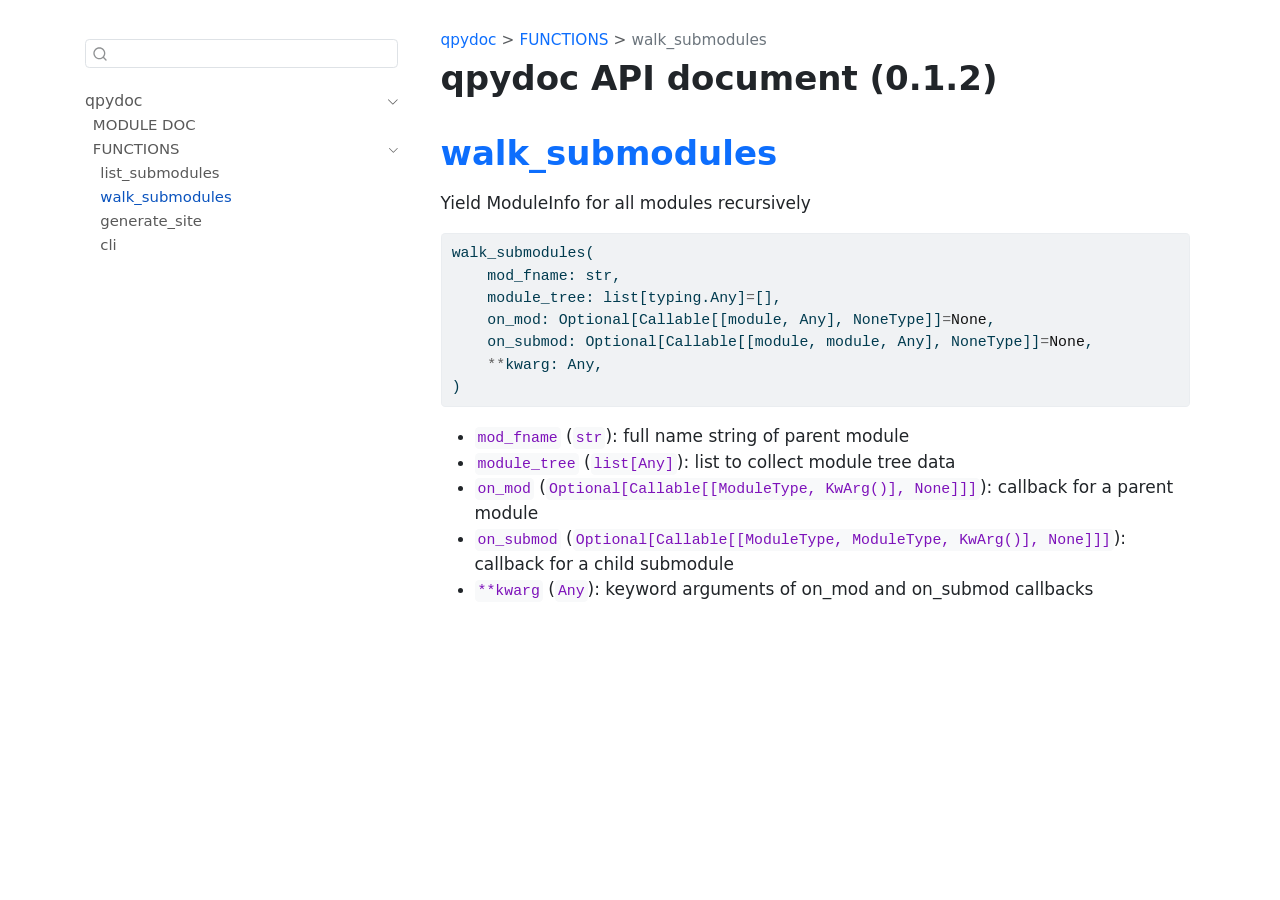
<file: walk_submodules.html>
<!DOCTYPE html>
<html xmlns="http://www.w3.org/1999/xhtml" lang="en" xml:lang="en"><head>

<meta charset="utf-8">
<meta name="generator" content="quarto-1.5.14">

<meta name="viewport" content="width=device-width, initial-scale=1.0, user-scalable=yes">


<title>qpydoc API document (0.1.2)</title>
<style>
code{white-space: pre-wrap;}
span.smallcaps{font-variant: small-caps;}
div.columns{display: flex; gap: min(4vw, 1.5em);}
div.column{flex: auto; overflow-x: auto;}
div.hanging-indent{margin-left: 1.5em; text-indent: -1.5em;}
ul.task-list{list-style: none;}
ul.task-list li input[type="checkbox"] {
  width: 0.8em;
  margin: 0 0.8em 0.2em -1em; /* quarto-specific, see https://github.com/quarto-dev/quarto-cli/issues/4556 */ 
  vertical-align: middle;
}
/* CSS for syntax highlighting */
pre > code.sourceCode { white-space: pre; position: relative; }
pre > code.sourceCode > span { line-height: 1.25; }
pre > code.sourceCode > span:empty { height: 1.2em; }
.sourceCode { overflow: visible; }
code.sourceCode > span { color: inherit; text-decoration: inherit; }
div.sourceCode { margin: 1em 0; }
pre.sourceCode { margin: 0; }
@media screen {
div.sourceCode { overflow: auto; }
}
@media print {
pre > code.sourceCode { white-space: pre-wrap; }
pre > code.sourceCode > span { text-indent: -5em; padding-left: 5em; }
}
pre.numberSource code
  { counter-reset: source-line 0; }
pre.numberSource code > span
  { position: relative; left: -4em; counter-increment: source-line; }
pre.numberSource code > span > a:first-child::before
  { content: counter(source-line);
    position: relative; left: -1em; text-align: right; vertical-align: baseline;
    border: none; display: inline-block;
    -webkit-touch-callout: none; -webkit-user-select: none;
    -khtml-user-select: none; -moz-user-select: none;
    -ms-user-select: none; user-select: none;
    padding: 0 4px; width: 4em;
  }
pre.numberSource { margin-left: 3em;  padding-left: 4px; }
div.sourceCode
  {   }
@media screen {
pre > code.sourceCode > span > a:first-child::before { text-decoration: underline; }
}
</style>


<script src="site_libs/quarto-nav/quarto-nav.js"></script>
<script src="site_libs/quarto-nav/headroom.min.js"></script>
<script src="site_libs/clipboard/clipboard.min.js"></script>
<script src="site_libs/quarto-search/autocomplete.umd.js"></script>
<script src="site_libs/quarto-search/fuse.min.js"></script>
<script src="site_libs/quarto-search/quarto-search.js"></script>
<meta name="quarto:offset" content="./">
<link href="./favicon.ico" rel="icon">
<script src="site_libs/quarto-html/quarto.js"></script>
<script src="site_libs/quarto-html/popper.min.js"></script>
<script src="site_libs/quarto-html/tippy.umd.min.js"></script>
<script src="site_libs/quarto-html/anchor.min.js"></script>
<link href="site_libs/quarto-html/tippy.css" rel="stylesheet">
<link href="site_libs/quarto-html/quarto-syntax-highlighting.css" rel="stylesheet" id="quarto-text-highlighting-styles">
<script src="site_libs/bootstrap/bootstrap.min.js"></script>
<link href="site_libs/bootstrap/bootstrap-icons.css" rel="stylesheet">
<link href="site_libs/bootstrap/bootstrap.min.css" rel="stylesheet" id="quarto-bootstrap" data-mode="light">
<script id="quarto-search-options" type="application/json">{
  "location": "sidebar",
  "copy-button": false,
  "collapse-after": 3,
  "panel-placement": "start",
  "type": "textbox",
  "limit": 50,
  "keyboard-shortcut": [
    "f",
    "/",
    "s"
  ],
  "show-item-context": false,
  "language": {
    "search-no-results-text": "No results",
    "search-matching-documents-text": "matching documents",
    "search-copy-link-title": "Copy link to search",
    "search-hide-matches-text": "Hide additional matches",
    "search-more-match-text": "more match in this document",
    "search-more-matches-text": "more matches in this document",
    "search-clear-button-title": "Clear",
    "search-text-placeholder": "",
    "search-detached-cancel-button-title": "Cancel",
    "search-submit-button-title": "Submit",
    "search-label": "Search"
  }
}</script>
<style>
    main.content h1 {
        word-wrap: break-word;
    }

    a {
        text-decoration: none;
    }

    main.content section div.cell-output table thead tr th {
    text-align: center;
    }

    main.content section div.cell-output table tbody tr td {
    text-align: right;
    }
</style>


</head>

<body class="nav-sidebar floating fullcontent">

<div id="quarto-search-results"></div>
  <header id="quarto-header" class="headroom fixed-top">
  <nav class="quarto-secondary-nav">
    <div class="container-fluid d-flex">
      <button type="button" class="quarto-btn-toggle btn" data-bs-toggle="collapse" data-bs-target=".quarto-sidebar-collapse-item" aria-controls="quarto-sidebar" aria-expanded="false" aria-label="Toggle sidebar navigation" onclick="if (window.quartoToggleHeadroom) { window.quartoToggleHeadroom(); }">
        <i class="bi bi-layout-text-sidebar-reverse"></i>
      </button>
        <nav class="quarto-page-breadcrumbs" aria-label="breadcrumb"><ol class="breadcrumb"><li class="breadcrumb-item"><a href="./index.html">qpydoc</a></li><li class="breadcrumb-item"><a href="./list_submodules.html">FUNCTIONS</a></li><li class="breadcrumb-item"><a href="./walk_submodules.html">walk_submodules</a></li></ol></nav>
        <a class="flex-grow-1" role="button" data-bs-toggle="collapse" data-bs-target=".quarto-sidebar-collapse-item" aria-controls="quarto-sidebar" aria-expanded="false" aria-label="Toggle sidebar navigation" onclick="if (window.quartoToggleHeadroom) { window.quartoToggleHeadroom(); }">      
        </a>
      <button type="button" class="btn quarto-search-button" aria-label="" onclick="window.quartoOpenSearch();">
        <i class="bi bi-search"></i>
      </button>
    </div>
  </nav>
</header>
<!-- content -->
<div id="quarto-content" class="quarto-container page-columns page-rows-contents page-layout-article">
<!-- sidebar -->
  <nav id="quarto-sidebar" class="sidebar collapse collapse-horizontal quarto-sidebar-collapse-item sidebar-navigation floating overflow-auto">
        <div class="mt-2 flex-shrink-0 align-items-center">
        <div class="sidebar-search">
        <div id="quarto-search" class="" title="Search"></div>
        </div>
        </div>
    <div class="sidebar-menu-container"> 
    <ul class="list-unstyled mt-1">
        <li class="sidebar-item sidebar-item-section">
      <div class="sidebar-item-container"> 
            <a class="sidebar-item-text sidebar-link text-start" data-bs-toggle="collapse" data-bs-target="#quarto-sidebar-section-1" aria-expanded="true">
 <span class="menu-text">qpydoc</span></a>
          <a class="sidebar-item-toggle text-start" data-bs-toggle="collapse" data-bs-target="#quarto-sidebar-section-1" aria-expanded="true" aria-label="Toggle section">
            <i class="bi bi-chevron-right ms-2"></i>
          </a> 
      </div>
      <ul id="quarto-sidebar-section-1" class="collapse list-unstyled sidebar-section depth1 show">  
          <li class="sidebar-item">
  <div class="sidebar-item-container"> 
  <a href="./index.html" class="sidebar-item-text sidebar-link">
 <span class="menu-text">MODULE DOC</span></a>
  </div>
</li>
          <li class="sidebar-item sidebar-item-section">
      <div class="sidebar-item-container"> 
            <a class="sidebar-item-text sidebar-link text-start" data-bs-toggle="collapse" data-bs-target="#quarto-sidebar-section-2" aria-expanded="true">
 <span class="menu-text">FUNCTIONS</span></a>
          <a class="sidebar-item-toggle text-start" data-bs-toggle="collapse" data-bs-target="#quarto-sidebar-section-2" aria-expanded="true" aria-label="Toggle section">
            <i class="bi bi-chevron-right ms-2"></i>
          </a> 
      </div>
      <ul id="quarto-sidebar-section-2" class="collapse list-unstyled sidebar-section depth2 show">  
          <li class="sidebar-item">
  <div class="sidebar-item-container"> 
  <a href="./list_submodules.html" class="sidebar-item-text sidebar-link">
 <span class="menu-text">list_submodules</span></a>
  </div>
</li>
          <li class="sidebar-item">
  <div class="sidebar-item-container"> 
  <a href="./walk_submodules.html" class="sidebar-item-text sidebar-link active">
 <span class="menu-text">walk_submodules</span></a>
  </div>
</li>
          <li class="sidebar-item">
  <div class="sidebar-item-container"> 
  <a href="./generate_site.html" class="sidebar-item-text sidebar-link">
 <span class="menu-text">generate_site</span></a>
  </div>
</li>
          <li class="sidebar-item">
  <div class="sidebar-item-container"> 
  <a href="./cli.html" class="sidebar-item-text sidebar-link">
 <span class="menu-text">cli</span></a>
  </div>
</li>
      </ul>
  </li>
      </ul>
  </li>
    </ul>
    </div>
</nav>
<div id="quarto-sidebar-glass" class="quarto-sidebar-collapse-item" data-bs-toggle="collapse" data-bs-target=".quarto-sidebar-collapse-item"></div>
<!-- margin-sidebar -->
    
<!-- main -->
<main class="content" id="quarto-document-content">

<header id="title-block-header" class="quarto-title-block default"><nav class="quarto-page-breadcrumbs quarto-title-breadcrumbs d-none d-lg-block" aria-label="breadcrumb"><ol class="breadcrumb"><li class="breadcrumb-item"><a href="./index.html">qpydoc</a></li><li class="breadcrumb-item"><a href="./list_submodules.html">FUNCTIONS</a></li><li class="breadcrumb-item"><a href="./walk_submodules.html">walk_submodules</a></li></ol></nav>
<div class="quarto-title">
<h1 class="title">qpydoc API document (0.1.2)</h1>
</div>



<div class="quarto-title-meta">

    
  
    
  </div>
  


</header>


<section id="walk_submodules" class="level1">
<h1><a href="./walk_submodules.html">walk_submodules</a></h1>
<p>Yield ModuleInfo for all modules recursively</p>
<div class="sourceCode" id="cb1"><pre class="sourceCode python code-with-copy"><code class="sourceCode python"><span id="cb1-1"><a href="#cb1-1" aria-hidden="true" tabindex="-1"></a>walk_submodules(</span>
<span id="cb1-2"><a href="#cb1-2" aria-hidden="true" tabindex="-1"></a>    mod_fname: <span class="bu">str</span>,</span>
<span id="cb1-3"><a href="#cb1-3" aria-hidden="true" tabindex="-1"></a>    module_tree: <span class="bu">list</span>[typing.Any]<span class="op">=</span>[],</span>
<span id="cb1-4"><a href="#cb1-4" aria-hidden="true" tabindex="-1"></a>    on_mod: Optional[Callable[[module, Any], NoneType]]<span class="op">=</span><span class="va">None</span>,</span>
<span id="cb1-5"><a href="#cb1-5" aria-hidden="true" tabindex="-1"></a>    on_submod: Optional[Callable[[module, module, Any], NoneType]]<span class="op">=</span><span class="va">None</span>,</span>
<span id="cb1-6"><a href="#cb1-6" aria-hidden="true" tabindex="-1"></a>    <span class="op">**</span>kwarg: Any,</span>
<span id="cb1-7"><a href="#cb1-7" aria-hidden="true" tabindex="-1"></a>)</span></code><button title="Copy to Clipboard" class="code-copy-button"><i class="bi"></i></button></pre></div>
<ul>
<li><code>mod_fname</code> (<code>str</code>): full name string of parent module</li>
<li><code>module_tree</code> (<code>list[Any]</code>): list to collect module tree data</li>
<li><code>on_mod</code> (<code>Optional[Callable[[ModuleType, KwArg()], None]]]</code>): callback for a parent module</li>
<li><code>on_submod</code> (<code>Optional[Callable[[ModuleType, ModuleType, KwArg()], None]]]</code>): callback for a child submodule</li>
<li><code>**kwarg</code> (<code>Any</code>): keyword arguments of on_mod and on_submod callbacks</li>
</ul>


</section>

</main> <!-- /main -->
<script id="quarto-html-after-body" type="application/javascript">
window.document.addEventListener("DOMContentLoaded", function (event) {
  const toggleBodyColorMode = (bsSheetEl) => {
    const mode = bsSheetEl.getAttribute("data-mode");
    const bodyEl = window.document.querySelector("body");
    if (mode === "dark") {
      bodyEl.classList.add("quarto-dark");
      bodyEl.classList.remove("quarto-light");
    } else {
      bodyEl.classList.add("quarto-light");
      bodyEl.classList.remove("quarto-dark");
    }
  }
  const toggleBodyColorPrimary = () => {
    const bsSheetEl = window.document.querySelector("link#quarto-bootstrap");
    if (bsSheetEl) {
      toggleBodyColorMode(bsSheetEl);
    }
  }
  toggleBodyColorPrimary();  
  const icon = "";
  const anchorJS = new window.AnchorJS();
  anchorJS.options = {
    placement: 'right',
    icon: icon
  };
  anchorJS.add('.anchored');
  const isCodeAnnotation = (el) => {
    for (const clz of el.classList) {
      if (clz.startsWith('code-annotation-')) {                     
        return true;
      }
    }
    return false;
  }
  const clipboard = new window.ClipboardJS('.code-copy-button', {
    text: function(trigger) {
      const codeEl = trigger.previousElementSibling.cloneNode(true);
      for (const childEl of codeEl.children) {
        if (isCodeAnnotation(childEl)) {
          childEl.remove();
        }
      }
      return codeEl.innerText;
    }
  });
  clipboard.on('success', function(e) {
    // button target
    const button = e.trigger;
    // don't keep focus
    button.blur();
    // flash "checked"
    button.classList.add('code-copy-button-checked');
    var currentTitle = button.getAttribute("title");
    button.setAttribute("title", "Copied!");
    let tooltip;
    if (window.bootstrap) {
      button.setAttribute("data-bs-toggle", "tooltip");
      button.setAttribute("data-bs-placement", "left");
      button.setAttribute("data-bs-title", "Copied!");
      tooltip = new bootstrap.Tooltip(button, 
        { trigger: "manual", 
          customClass: "code-copy-button-tooltip",
          offset: [0, -8]});
      tooltip.show();    
    }
    setTimeout(function() {
      if (tooltip) {
        tooltip.hide();
        button.removeAttribute("data-bs-title");
        button.removeAttribute("data-bs-toggle");
        button.removeAttribute("data-bs-placement");
      }
      button.setAttribute("title", currentTitle);
      button.classList.remove('code-copy-button-checked');
    }, 1000);
    // clear code selection
    e.clearSelection();
  });
  function tippyHover(el, contentFn, onTriggerFn, onUntriggerFn) {
    const config = {
      allowHTML: true,
      maxWidth: 500,
      delay: 100,
      arrow: false,
      appendTo: function(el) {
          return el.parentElement;
      },
      interactive: true,
      interactiveBorder: 10,
      theme: 'quarto',
      placement: 'bottom-start',
    };
    if (contentFn) {
      config.content = contentFn;
    }
    if (onTriggerFn) {
      config.onTrigger = onTriggerFn;
    }
    if (onUntriggerFn) {
      config.onUntrigger = onUntriggerFn;
    }
    window.tippy(el, config); 
  }
  const noterefs = window.document.querySelectorAll('a[role="doc-noteref"]');
  for (var i=0; i<noterefs.length; i++) {
    const ref = noterefs[i];
    tippyHover(ref, function() {
      // use id or data attribute instead here
      let href = ref.getAttribute('data-footnote-href') || ref.getAttribute('href');
      try { href = new URL(href).hash; } catch {}
      const id = href.replace(/^#\/?/, "");
      const note = window.document.getElementById(id);
      return note.innerHTML;
    });
  }
  const xrefs = window.document.querySelectorAll('a.quarto-xref');
  const processXRef = (id, note) => {
    // Strip column container classes
    const stripColumnClz = (el) => {
      el.classList.remove("page-full", "page-columns");
      if (el.children) {
        for (const child of el.children) {
          stripColumnClz(child);
        }
      }
    }
    stripColumnClz(note)
    if (id === null || id.startsWith('sec-')) {
      // Special case sections, only their first couple elements
      const container = document.createElement("div");
      if (note.children && note.children.length > 2) {
        container.appendChild(note.children[0].cloneNode(true));
        for (let i = 1; i < note.children.length; i++) {
          const child = note.children[i];
          if (child.tagName === "P" && child.innerText === "") {
            continue;
          } else {
            container.appendChild(child.cloneNode(true));
            break;
          }
        }
        if (window.Quarto?.typesetMath) {
          window.Quarto.typesetMath(container);
        }
        return container.innerHTML
      } else {
        if (window.Quarto?.typesetMath) {
          window.Quarto.typesetMath(note);
        }
        return note.innerHTML;
      }
    } else {
      // Remove any anchor links if they are present
      const anchorLink = note.querySelector('a.anchorjs-link');
      if (anchorLink) {
        anchorLink.remove();
      }
      if (window.Quarto?.typesetMath) {
        window.Quarto.typesetMath(note);
      }
      // TODO in 1.5, we should make sure this works without a callout special case
      if (note.classList.contains("callout")) {
        return note.outerHTML;
      } else {
        return note.innerHTML;
      }
    }
  }
  for (var i=0; i<xrefs.length; i++) {
    const xref = xrefs[i];
    tippyHover(xref, undefined, function(instance) {
      instance.disable();
      let url = xref.getAttribute('href');
      let hash = undefined; 
      if (url.startsWith('#')) {
        hash = url;
      } else {
        try { hash = new URL(url).hash; } catch {}
      }
      if (hash) {
        const id = hash.replace(/^#\/?/, "");
        const note = window.document.getElementById(id);
        if (note !== null) {
          try {
            const html = processXRef(id, note.cloneNode(true));
            instance.setContent(html);
          } finally {
            instance.enable();
            instance.show();
          }
        } else {
          // See if we can fetch this
          fetch(url.split('#')[0])
          .then(res => res.text())
          .then(html => {
            const parser = new DOMParser();
            const htmlDoc = parser.parseFromString(html, "text/html");
            const note = htmlDoc.getElementById(id);
            if (note !== null) {
              const html = processXRef(id, note);
              instance.setContent(html);
            } 
          }).finally(() => {
            instance.enable();
            instance.show();
          });
        }
      } else {
        // See if we can fetch a full url (with no hash to target)
        // This is a special case and we should probably do some content thinning / targeting
        fetch(url)
        .then(res => res.text())
        .then(html => {
          const parser = new DOMParser();
          const htmlDoc = parser.parseFromString(html, "text/html");
          const note = htmlDoc.querySelector('main.content');
          if (note !== null) {
            // This should only happen for chapter cross references
            // (since there is no id in the URL)
            // remove the first header
            if (note.children.length > 0 && note.children[0].tagName === "HEADER") {
              note.children[0].remove();
            }
            const html = processXRef(null, note);
            instance.setContent(html);
          } 
        }).finally(() => {
          instance.enable();
          instance.show();
        });
      }
    }, function(instance) {
    });
  }
      let selectedAnnoteEl;
      const selectorForAnnotation = ( cell, annotation) => {
        let cellAttr = 'data-code-cell="' + cell + '"';
        let lineAttr = 'data-code-annotation="' +  annotation + '"';
        const selector = 'span[' + cellAttr + '][' + lineAttr + ']';
        return selector;
      }
      const selectCodeLines = (annoteEl) => {
        const doc = window.document;
        const targetCell = annoteEl.getAttribute("data-target-cell");
        const targetAnnotation = annoteEl.getAttribute("data-target-annotation");
        const annoteSpan = window.document.querySelector(selectorForAnnotation(targetCell, targetAnnotation));
        const lines = annoteSpan.getAttribute("data-code-lines").split(",");
        const lineIds = lines.map((line) => {
          return targetCell + "-" + line;
        })
        let top = null;
        let height = null;
        let parent = null;
        if (lineIds.length > 0) {
            //compute the position of the single el (top and bottom and make a div)
            const el = window.document.getElementById(lineIds[0]);
            top = el.offsetTop;
            height = el.offsetHeight;
            parent = el.parentElement.parentElement;
          if (lineIds.length > 1) {
            const lastEl = window.document.getElementById(lineIds[lineIds.length - 1]);
            const bottom = lastEl.offsetTop + lastEl.offsetHeight;
            height = bottom - top;
          }
          if (top !== null && height !== null && parent !== null) {
            // cook up a div (if necessary) and position it 
            let div = window.document.getElementById("code-annotation-line-highlight");
            if (div === null) {
              div = window.document.createElement("div");
              div.setAttribute("id", "code-annotation-line-highlight");
              div.style.position = 'absolute';
              parent.appendChild(div);
            }
            div.style.top = top - 2 + "px";
            div.style.height = height + 4 + "px";
            div.style.left = 0;
            let gutterDiv = window.document.getElementById("code-annotation-line-highlight-gutter");
            if (gutterDiv === null) {
              gutterDiv = window.document.createElement("div");
              gutterDiv.setAttribute("id", "code-annotation-line-highlight-gutter");
              gutterDiv.style.position = 'absolute';
              const codeCell = window.document.getElementById(targetCell);
              const gutter = codeCell.querySelector('.code-annotation-gutter');
              gutter.appendChild(gutterDiv);
            }
            gutterDiv.style.top = top - 2 + "px";
            gutterDiv.style.height = height + 4 + "px";
          }
          selectedAnnoteEl = annoteEl;
        }
      };
      const unselectCodeLines = () => {
        const elementsIds = ["code-annotation-line-highlight", "code-annotation-line-highlight-gutter"];
        elementsIds.forEach((elId) => {
          const div = window.document.getElementById(elId);
          if (div) {
            div.remove();
          }
        });
        selectedAnnoteEl = undefined;
      };
        // Handle positioning of the toggle
    window.addEventListener(
      "resize",
      throttle(() => {
        elRect = undefined;
        if (selectedAnnoteEl) {
          selectCodeLines(selectedAnnoteEl);
        }
      }, 10)
    );
    function throttle(fn, ms) {
    let throttle = false;
    let timer;
      return (...args) => {
        if(!throttle) { // first call gets through
            fn.apply(this, args);
            throttle = true;
        } else { // all the others get throttled
            if(timer) clearTimeout(timer); // cancel #2
            timer = setTimeout(() => {
              fn.apply(this, args);
              timer = throttle = false;
            }, ms);
        }
      };
    }
      // Attach click handler to the DT
      const annoteDls = window.document.querySelectorAll('dt[data-target-cell]');
      for (const annoteDlNode of annoteDls) {
        annoteDlNode.addEventListener('click', (event) => {
          const clickedEl = event.target;
          if (clickedEl !== selectedAnnoteEl) {
            unselectCodeLines();
            const activeEl = window.document.querySelector('dt[data-target-cell].code-annotation-active');
            if (activeEl) {
              activeEl.classList.remove('code-annotation-active');
            }
            selectCodeLines(clickedEl);
            clickedEl.classList.add('code-annotation-active');
          } else {
            // Unselect the line
            unselectCodeLines();
            clickedEl.classList.remove('code-annotation-active');
          }
        });
      }
  const findCites = (el) => {
    const parentEl = el.parentElement;
    if (parentEl) {
      const cites = parentEl.dataset.cites;
      if (cites) {
        return {
          el,
          cites: cites.split(' ')
        };
      } else {
        return findCites(el.parentElement)
      }
    } else {
      return undefined;
    }
  };
  var bibliorefs = window.document.querySelectorAll('a[role="doc-biblioref"]');
  for (var i=0; i<bibliorefs.length; i++) {
    const ref = bibliorefs[i];
    const citeInfo = findCites(ref);
    if (citeInfo) {
      tippyHover(citeInfo.el, function() {
        var popup = window.document.createElement('div');
        citeInfo.cites.forEach(function(cite) {
          var citeDiv = window.document.createElement('div');
          citeDiv.classList.add('hanging-indent');
          citeDiv.classList.add('csl-entry');
          var biblioDiv = window.document.getElementById('ref-' + cite);
          if (biblioDiv) {
            citeDiv.innerHTML = biblioDiv.innerHTML;
          }
          popup.appendChild(citeDiv);
        });
        return popup.innerHTML;
      });
    }
  }
});
</script>
</div> <!-- /content -->




</body></html>
</file>
<file: site_libs/quarto-html/tippy.css>
.tippy-box[data-animation=fade][data-state=hidden]{opacity:0}[data-tippy-root]{max-width:calc(100vw - 10px)}.tippy-box{position:relative;background-color:#333;color:#fff;border-radius:4px;font-size:14px;line-height:1.4;white-space:normal;outline:0;transition-property:transform,visibility,opacity}.tippy-box[data-placement^=top]>.tippy-arrow{bottom:0}.tippy-box[data-placement^=top]>.tippy-arrow:before{bottom:-7px;left:0;border-width:8px 8px 0;border-top-color:initial;transform-origin:center top}.tippy-box[data-placement^=bottom]>.tippy-arrow{top:0}.tippy-box[data-placement^=bottom]>.tippy-arrow:before{top:-7px;left:0;border-width:0 8px 8px;border-bottom-color:initial;transform-origin:center bottom}.tippy-box[data-placement^=left]>.tippy-arrow{right:0}.tippy-box[data-placement^=left]>.tippy-arrow:before{border-width:8px 0 8px 8px;border-left-color:initial;right:-7px;transform-origin:center left}.tippy-box[data-placement^=right]>.tippy-arrow{left:0}.tippy-box[data-placement^=right]>.tippy-arrow:before{left:-7px;border-width:8px 8px 8px 0;border-right-color:initial;transform-origin:center right}.tippy-box[data-inertia][data-state=visible]{transition-timing-function:cubic-bezier(.54,1.5,.38,1.11)}.tippy-arrow{width:16px;height:16px;color:#333}.tippy-arrow:before{content:"";position:absolute;border-color:transparent;border-style:solid}.tippy-content{position:relative;padding:5px 9px;z-index:1}
</file>
<file: site_libs/quarto-html/quarto-syntax-highlighting.css>
/* quarto syntax highlight colors */
:root {
  --quarto-hl-ot-color: #003B4F;
  --quarto-hl-at-color: #657422;
  --quarto-hl-ss-color: #20794D;
  --quarto-hl-an-color: #5E5E5E;
  --quarto-hl-fu-color: #4758AB;
  --quarto-hl-st-color: #20794D;
  --quarto-hl-cf-color: #003B4F;
  --quarto-hl-op-color: #5E5E5E;
  --quarto-hl-er-color: #AD0000;
  --quarto-hl-bn-color: #AD0000;
  --quarto-hl-al-color: #AD0000;
  --quarto-hl-va-color: #111111;
  --quarto-hl-bu-color: inherit;
  --quarto-hl-ex-color: inherit;
  --quarto-hl-pp-color: #AD0000;
  --quarto-hl-in-color: #5E5E5E;
  --quarto-hl-vs-color: #20794D;
  --quarto-hl-wa-color: #5E5E5E;
  --quarto-hl-do-color: #5E5E5E;
  --quarto-hl-im-color: #00769E;
  --quarto-hl-ch-color: #20794D;
  --quarto-hl-dt-color: #AD0000;
  --quarto-hl-fl-color: #AD0000;
  --quarto-hl-co-color: #5E5E5E;
  --quarto-hl-cv-color: #5E5E5E;
  --quarto-hl-cn-color: #8f5902;
  --quarto-hl-sc-color: #5E5E5E;
  --quarto-hl-dv-color: #AD0000;
  --quarto-hl-kw-color: #003B4F;
}

/* other quarto variables */
:root {
  --quarto-font-monospace: SFMono-Regular, Menlo, Monaco, Consolas, "Liberation Mono", "Courier New", monospace;
}

pre > code.sourceCode > span {
  color: #003B4F;
}

code span {
  color: #003B4F;
}

code.sourceCode > span {
  color: #003B4F;
}

div.sourceCode,
div.sourceCode pre.sourceCode {
  color: #003B4F;
}

code span.ot {
  color: #003B4F;
  font-style: inherit;
}

code span.at {
  color: #657422;
  font-style: inherit;
}

code span.ss {
  color: #20794D;
  font-style: inherit;
}

code span.an {
  color: #5E5E5E;
  font-style: inherit;
}

code span.fu {
  color: #4758AB;
  font-style: inherit;
}

code span.st {
  color: #20794D;
  font-style: inherit;
}

code span.cf {
  color: #003B4F;
  font-weight: bold;
  font-style: inherit;
}

code span.op {
  color: #5E5E5E;
  font-style: inherit;
}

code span.er {
  color: #AD0000;
  font-style: inherit;
}

code span.bn {
  color: #AD0000;
  font-style: inherit;
}

code span.al {
  color: #AD0000;
  font-style: inherit;
}

code span.va {
  color: #111111;
  font-style: inherit;
}

code span.bu {
  font-style: inherit;
}

code span.ex {
  font-style: inherit;
}

code span.pp {
  color: #AD0000;
  font-style: inherit;
}

code span.in {
  color: #5E5E5E;
  font-style: inherit;
}

code span.vs {
  color: #20794D;
  font-style: inherit;
}

code span.wa {
  color: #5E5E5E;
  font-style: italic;
}

code span.do {
  color: #5E5E5E;
  font-style: italic;
}

code span.im {
  color: #00769E;
  font-style: inherit;
}

code span.ch {
  color: #20794D;
  font-style: inherit;
}

code span.dt {
  color: #AD0000;
  font-style: inherit;
}

code span.fl {
  color: #AD0000;
  font-style: inherit;
}

code span.co {
  color: #5E5E5E;
  font-style: inherit;
}

code span.cv {
  color: #5E5E5E;
  font-style: italic;
}

code span.cn {
  color: #8f5902;
  font-style: inherit;
}

code span.sc {
  color: #5E5E5E;
  font-style: inherit;
}

code span.dv {
  color: #AD0000;
  font-style: inherit;
}

code span.kw {
  color: #003B4F;
  font-weight: bold;
  font-style: inherit;
}

.prevent-inlining {
  content: "</";
}

/*# sourceMappingURL=debc5d5d77c3f9108843748ff7464032.css.map */
</file>
